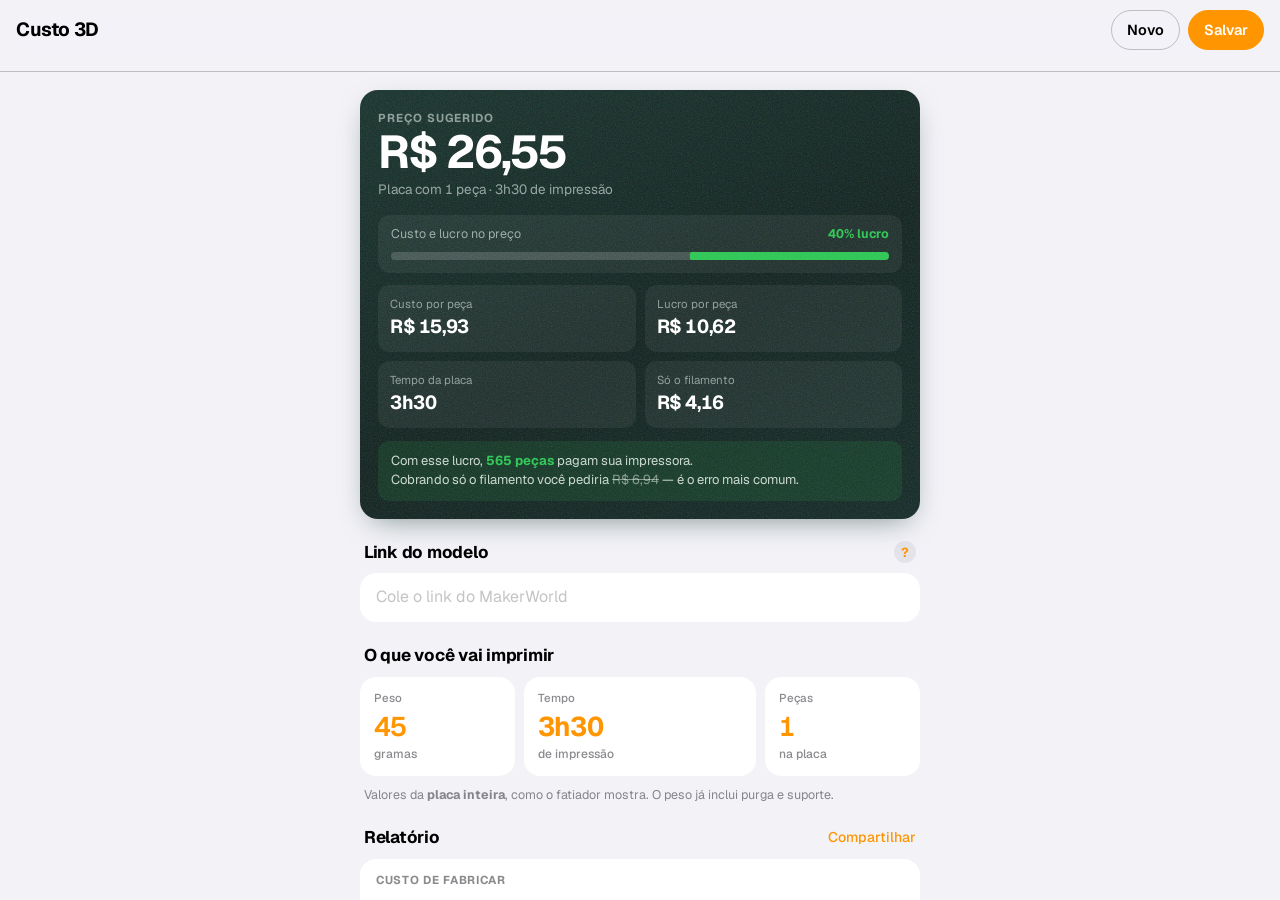
<file: index.html>
<!doctype html>
<html lang="pt-BR">
<head>
<meta charset="UTF-8">
<title>Custo de Impressão 3D</title>
<meta name="viewport" content="width=device-width, initial-scale=1, viewport-fit=cover, maximum-scale=1">
<meta name="theme-color" content="#f2f2f7" media="(prefers-color-scheme: light)">
<meta name="theme-color" content="#0b0b0d" media="(prefers-color-scheme: dark)">
<meta name="description" content="Calculadora de custo e preço de venda de peças impressas em 3D — material, energia, depreciação, seu trabalho e sua margem.">

<!-- PWA -->
<link rel="manifest" href="/manifest.webmanifest">
<link rel="icon" href="/icons/icon-192.png" type="image/png">
<link rel="apple-touch-icon" href="/icons/icon-192.png">
<meta name="apple-mobile-web-app-capable" content="yes">
<meta name="mobile-web-app-capable" content="yes">
<meta name="apple-mobile-web-app-status-bar-style" content="default">
<meta name="apple-mobile-web-app-title" content="Custo 3D">

<style>
  /* Geist, hospedada aqui mesmo: fonte do Google carregada de fora
     quebraria o offline e piscaria ao abrir. 46 KB nos dois subconjuntos. */
  @font-face {
    font-family: "Geist";
    font-style: normal;
    font-weight: 400 700;
    font-display: swap;
    src: url("/fontes/geist-latin.woff2") format("woff2");
    unicode-range: U+0000-00FF, U+0131, U+0152-0153, U+02BB-02BC, U+02C6, U+02DA,
                   U+02DC, U+0304, U+0308, U+0329, U+2000-206F, U+20AC, U+2122,
                   U+2191, U+2193, U+2212, U+2215, U+FEFF, U+FFFD;
  }

  @font-face {
    font-family: "Geist";
    font-style: normal;
    font-weight: 400 700;
    font-display: swap;
    src: url("/fontes/geist-latin-ext.woff2") format("woff2");
    unicode-range: U+0100-02BA, U+02BD-02C5, U+02C7-02CC, U+02CE-02D7, U+02DD-02FF,
                   U+0304, U+0308, U+0329, U+1D00-1DBF, U+1E00-1E9F, U+1EF2-1EFF,
                   U+2020, U+20A0-20AB, U+20AD-20C0, U+2113, U+2C60-2C7F, U+A720-A7FF;
  }

  :root {
    --bg: #f2f2f7;
    --card: #ffffff;
    --label: #000000;
    --label-2: rgba(60,60,67,0.60);
    --label-3: rgba(60,60,67,0.30);
    --sep: rgba(60,60,67,0.29);
    --accent: #ff9500;
    --verde: #34c759;
    --fill: rgba(120,120,128,0.12);
    --chrome: rgba(242,242,247,0.82);
    --c-material: #ff9500;
    --c-energia:  #34c759;
    --c-deprec:   #007aff;
    --c-manut:    #ff3b30;
    --c-trabalho: #af52de;
    --c-risco:    #8e8e93;
    --seg-pill: #ffffff;
    /* Curvas fortes: as embutidas do CSS são fracas demais para parecer
       intencionais. Nunca ease-in em UI — começa devagar justo no instante
       em que o olho está mais atento. */
    --ease-out: cubic-bezier(0.23, 1, 0.32, 1);
    --ease-in-out: cubic-bezier(0.77, 0, 0.175, 1);
    --ease-gaveta: cubic-bezier(0.32, 0.72, 0, 1);
    --safe-t: env(safe-area-inset-top, 0px);
    --safe-b: env(safe-area-inset-bottom, 0px);
    --safe-l: env(safe-area-inset-left, 0px);
    --safe-r: env(safe-area-inset-right, 0px);
  }

  @media (prefers-color-scheme: dark) {
    :root:not([data-theme="light"]) {
      --bg: #0b0b0d;
      --card: #16161a;
      --label: #ffffff;
      --label-2: rgba(235,235,245,0.60);
      --label-3: rgba(235,235,245,0.30);
      --sep: rgba(84,84,88,0.65);
      --accent: #ff9f0a;
      --verde: #30d158;
      --fill: rgba(120,120,128,0.24);
      --chrome: rgba(0,0,0,0.80);
      --c-material: #ff9f0a;
      --c-energia:  #30d158;
      --c-deprec:   #0a84ff;
      --c-manut:    #ff453a;
      --c-trabalho: #bf5af2;
      --c-risco:    #98989d;
      --seg-pill: #636366;
    }
  }

  :root[data-theme="dark"] {
    --bg: #0b0b0d; --card: #16161a; --label: #ffffff;
    --label-2: rgba(235,235,245,0.60); --label-3: rgba(235,235,245,0.30);
    --sep: rgba(84,84,88,0.65); --accent: #ff9f0a; --verde: #30d158;
    --fill: rgba(120,120,128,0.24); --chrome: rgba(0,0,0,0.80);
    --c-material: #ff9f0a; --c-energia: #30d158; --c-deprec: #0a84ff;
    --c-manut: #ff453a; --c-trabalho: #bf5af2; --c-risco: #98989d;
    --seg-pill: #636366;
  }

  * { box-sizing: border-box; -webkit-tap-highlight-color: transparent; }

  html { background: var(--bg); height: 100%; }

  body {
    margin: 0; height: 100%;
    background: var(--bg); color: var(--label);
    font-family: "Geist", -apple-system, BlinkMacSystemFont, "Segoe UI", system-ui, sans-serif;
    font-size: 17px; line-height: 1.35;
    -webkit-font-smoothing: antialiased;
    -webkit-user-select: none; user-select: none;
    display: flex; flex-direction: column;
    overflow: hidden; overscroll-behavior: none;
  }

  /* ---------- Cabeçalho ---------- */

  .hero {
    flex: none;
    padding: calc(var(--safe-t) + 10px) calc(var(--safe-r) + 16px) 13px calc(var(--safe-l) + 16px);
    background: var(--chrome);
    -webkit-backdrop-filter: saturate(180%) blur(20px);
    backdrop-filter: saturate(180%) blur(20px);
    border-bottom: 0.5px solid var(--sep);
    z-index: 10;
  }

  .nav {
    display: flex; align-items: center; gap: 8px;
    margin-bottom: 8px;
  }

  .nav-title {
    flex: 1; min-width: 0;
    font-size: 19px; font-weight: 700; letter-spacing: -0.02em;
    white-space: nowrap; overflow: hidden; text-overflow: ellipsis;
  }

  .nav-btn {
    appearance: none; border: 1px solid var(--sep); background: transparent;
    font: inherit; font-size: 14.5px; font-weight: 600; color: var(--label);
    padding: 9px 15px; min-height: 38px; border-radius: 999px;
    cursor: pointer; flex: none;
  }

  .nav-btn:last-child {
    background: var(--accent); border-color: var(--accent); color: #fff;
  }


  .hero-cap {
    display: block;
    font-size: 12px; font-weight: 600;
    letter-spacing: 0.05em; text-transform: uppercase;
    color: var(--label-2);
  }

  .hero-value {
    display: block;
    font-size: 44px; font-weight: 700; letter-spacing: -0.028em;
    font-variant-numeric: tabular-nums; line-height: 1.05;
    color: var(--verde);
    margin: 1px 0 3px;
  }

  .hero-sub {
    display: block;
    font-size: 13.5px; color: var(--label-2);
    font-variant-numeric: tabular-nums;
  }

  .hero-sub b { color: var(--label); font-weight: 600; }

  /* ---------- Rolagem ---------- */

  main {
    flex: 1; overflow-y: auto;
    -webkit-overflow-scrolling: touch; overscroll-behavior-y: contain;
    padding: 18px calc(var(--safe-r) + 16px) calc(var(--safe-b) + 32px) calc(var(--safe-l) + 16px);
  }

  .inner { max-width: 560px; margin: 0 auto; }

  .sec-head {
    display: flex; align-items: center; justify-content: space-between;
    gap: 10px; padding: 0 4px 10px;
    font-size: 17px; letter-spacing: -0.015em;
    color: var(--label); font-weight: 700;
  }

  .sec-btn {
    appearance: none; border: none; background: transparent;
    font: inherit; font-size: 14px; font-weight: 500;
    text-transform: none; letter-spacing: 0; color: var(--accent);
    padding: 13px 0 13px 16px; margin: -13px 0; min-height: 44px;
    cursor: pointer;
  }


  .group {
    background: var(--card); border-radius: 16px;
    overflow: hidden; margin-bottom: 22px;
  }

  .row {
    display: flex; align-items: center; gap: 12px;
    min-height: 50px; padding: 9px 16px;
    position: relative; cursor: text;
  }

  .row + .row::before, .row + .rowgroup::before {
    content: ""; position: absolute; top: 0; left: 16px; right: 0;
    height: 0.5px; background: var(--sep);
  }

  .row-label { flex: 1; min-width: 0; font-size: 16px; }

  .row-hint {
    display: block; font-size: 12px; color: var(--label-2);
    margin-top: 2px; line-height: 1.3;
  }

  .row-val { display: flex; align-items: baseline; gap: 4px; flex: none; }
  .row-val .pre { font-size: 15px; color: var(--label-2); }
  .row-val .unit { font-size: 14px; color: var(--label-2); }

  input[type="number"] {
    appearance: none; -webkit-appearance: none;
    border: none; background: transparent;
    font: inherit; font-size: 17px; font-weight: 600;
    font-variant-numeric: tabular-nums;
    color: var(--accent); text-align: right;
    padding: 4px 0; width: 5.2em;
    -webkit-user-select: text; user-select: text;
    border-radius: 6px;
  }

  input[type="number"]::-webkit-outer-spin-button,
  input[type="number"]::-webkit-inner-spin-button { -webkit-appearance: none; margin: 0; }
  input[type="number"]:focus { outline: none; background: var(--fill); }
  input.narrow { width: 3.4em; }
  input.wide { width: 6.4em; }


  /* ---------- Quadros ---------- */

  .boxes {
    display: grid; grid-template-columns: 1fr 1.5fr 1fr;
    gap: 9px; margin-bottom: 10px;
  }

  .boxes.b1 { grid-template-columns: 1fr; }
  .boxes.b2 { grid-template-columns: 1fr 1fr; }
  .boxes.b3 { grid-template-columns: 1fr 1fr 1fr; }
  .boxes.fim { margin-bottom: 22px; }

  /* valores longos, tipo 0,92214 */
  .box.sm input[type="number"] { font-size: 20px; }

  .box-nota {
    display: block; font-size: 11.5px; color: var(--label-2);
    margin-top: 3px; line-height: 1.3;
  }

  .box {
    background: var(--card); border-radius: 16px;
    padding: 12px 13px 13px; text-align: left;
    border: 1.5px solid transparent; cursor: text;
    transition: border-color 0.15s ease;
    /* sem isto o quadro do tempo empurra os vizinhos e corta os números */
    min-width: 0;
  }

  .box:focus-within { border-color: var(--accent); }

  .box-label {
    display: block; font-size: 11.5px; font-weight: 500;
    letter-spacing: 0; color: var(--label-2);
  }

  /* Laranja = você pode mexer. Vale para todo campo editável do app,
     inclusive o tempo, que é botão. */
  .box input[type="number"] {
    display: block; width: 100%; min-width: 0; text-align: left;
    font-size: 27px; font-weight: 600; letter-spacing: -0.025em;
    color: var(--accent); padding: 3px 0 1px;
  }

  .box input[type="number"]:focus { background: transparent; }
  .box-unit { display: block; font-size: 12px; color: var(--label-2); font-weight: 500; }

  /* Quadro do tempo: abre a roleta */
  button.box-tempo {
    appearance: none; font: inherit; color: var(--label);
    cursor: pointer; display: block; width: 100%;
  }

  button.box-tempo:active { background: var(--fill); }

  .box-valor {
    display: block; font-size: 27px; font-weight: 700; text-align: left;
    letter-spacing: -0.025em; font-variant-numeric: tabular-nums;
    color: var(--accent); padding: 3px 0 1px;
  }

  /* ---------- Roleta ---------- */

  .wheels {
    position: relative; display: flex;
    height: 200px; margin: 4px 0 2px;
    overflow: hidden;
  }

  .wheel-band {
    position: absolute; left: 6px; right: 6px; top: 80px; height: 40px;
    background: var(--fill); border-radius: 10px; pointer-events: none;
  }

  .wheel {
    flex: 1; height: 100%; overflow-y: scroll;
    scroll-snap-type: y mandatory;
    -webkit-overflow-scrolling: touch;
    scrollbar-width: none; -ms-overflow-style: none;
    padding: 80px 0; text-align: center;
    -webkit-mask-image: linear-gradient(to bottom, transparent, #000 22%, #000 78%, transparent);
    mask-image: linear-gradient(to bottom, transparent, #000 22%, #000 78%, transparent);
  }

  .wheel::-webkit-scrollbar { display: none; }

  .wheel i {
    display: block; height: 40px; line-height: 40px;
    scroll-snap-align: center; font-style: normal;
    font-size: 21px; font-weight: 500;
    font-variant-numeric: tabular-nums;
    color: var(--label-2); cursor: pointer;
    transition: color 150ms ease, transform 150ms var(--ease-out);
  }

  /* scale em vez de font-size: são 160 itens dentro de um contêiner que
     rola, e mudar font-size refaz layout no meio do giro. */
  .wheel i.sel { color: var(--label); font-weight: 600; transform: scale(1.19); }

  .wheel-labels {
    display: flex; margin-bottom: 14px;
    font-size: 12px; font-weight: 600; color: var(--label-2);
    text-transform: uppercase; letter-spacing: 0.05em;
  }

  .wheel-labels span { flex: 1; text-align: center; }

  .wheel-total {
    text-align: center; font-size: 13.5px; color: var(--label-2);
    margin: 0 0 14px; font-variant-numeric: tabular-nums;
  }

  .boxes-hint {
    padding: 0 4px; margin: 0 0 22px;
    font-size: 12.5px; color: var(--label-2); line-height: 1.45;
  }

  /* ---------- Seletor segmentado ---------- */

  .seg {
    display: flex; background: var(--fill);
    border-radius: 10px; padding: 2px; margin-bottom: 22px;
  }

  .seg button {
    flex: 1; appearance: none; border: none; background: transparent;
    color: var(--label); font: inherit; font-size: 14px; font-weight: 500;
    font-variant-numeric: tabular-nums;
    padding: 9px 4px; min-height: 40px; border-radius: 8px; cursor: pointer;
    transition: background 0.18s ease;
  }

  .seg button[aria-pressed="true"] {
    background: var(--seg-pill); font-weight: 600;
    box-shadow: 0 3px 8px rgba(0,0,0,0.12), 0 1px 1px rgba(0,0,0,0.04);
  }

  .seg button:active { opacity: 0.55; }

  /* ---------- Engrenagem horizontal ---------- */

  .dial {
    position: relative; background: var(--card);
    border-radius: 16px; padding: 11px 0 9px;
    margin-bottom: 22px; overflow: hidden;
  }

  .dial-cursor {
    position: absolute; left: 50%; top: 9px; bottom: 9px;
    width: 2px; margin-left: -1px; z-index: 2;
    background: var(--accent); border-radius: 2px; pointer-events: none;
  }

  .dial-scroll {
    display: flex; overflow-x: scroll;
    scroll-snap-type: x mandatory;
    -webkit-overflow-scrolling: touch;
    scrollbar-width: none; -ms-overflow-style: none;
    -webkit-mask-image: linear-gradient(to right, transparent, #000 14%, #000 86%, transparent);
    mask-image: linear-gradient(to right, transparent, #000 14%, #000 86%, transparent);
  }

  .dial-scroll::-webkit-scrollbar { display: none; }

  .dial-scroll .esp { flex: none; }

  .dial-scroll i {
    flex: none; width: 34px; scroll-snap-align: center;
    display: flex; flex-direction: column; align-items: center;
    gap: 6px; font-style: normal; cursor: pointer;
  }

  /* A cor de cada marca vem do valor dela (vermelho = margem magra,
     verde = folgada) e é aplicada por JS. Aqui ficam só as formas. */
  /* Aqui a altura muda mesmo, sem transform: é uma marca por vez, e o
     custo de layout de um elemento de 2px não paga a complexidade. A
     roleta do tempo é outro caso — lá são 160 itens rolando juntos. */
  .dial-scroll .t {
    width: 2px; height: 13px; border-radius: 1px;
    background: var(--label-3); opacity: 0.55;
    transition: opacity 140ms ease;
  }

  .dial-scroll .maior .t { height: 21px; opacity: 0.85; }
  .dial-scroll .sel .t { height: 23px; width: 3px; opacity: 1; }

  .dial-scroll .n {
    font-size: 11px; height: 13px; line-height: 13px;
    color: var(--label-2); font-variant-numeric: tabular-nums;
  }

  .dial-scroll .sel .n { font-weight: 700; }

  /* ---------- Botão de ajuda ---------- */

  .sec-help {
    appearance: none; border: none; background: var(--fill);
    color: var(--accent); font: inherit; font-size: 13px; font-weight: 700;
    width: 22px; height: 22px; border-radius: 50%; padding: 0;
    cursor: pointer; flex: none; line-height: 1;
    display: flex; align-items: center; justify-content: center;
    /* área de toque de 44px sem inchar o círculo */
    position: relative;
  }

  .sec-help::after {
    content: ""; position: absolute;
    top: -11px; bottom: -11px; left: -11px; right: -11px;
  }


  .ajuda-texto { font-size: 15px; line-height: 1.55; color: var(--label); }
  .ajuda-texto p { margin: 0 0 14px; }
  .ajuda-texto p:last-child { margin-bottom: 0; }
  .ajuda-texto b { font-weight: 600; }
  .ajuda-texto .fraco { color: var(--label-2); }

  /* ---------- Relatório ---------- */

  .rel { background: var(--card); border-radius: 16px; overflow: hidden; margin-bottom: 10px; }

  .rel-bloco { padding: 13px 16px 12px; position: relative; }
  .rel-bloco + .rel-bloco::before {
    content: ""; position: absolute; top: 0; left: 0; right: 0;
    height: 0.5px; background: var(--sep);
  }

  .rel-tit {
    font-size: 11.5px; font-weight: 700; text-transform: uppercase;
    letter-spacing: 0.06em; color: var(--label-2); margin-bottom: 9px;
  }

  .rel-l {
    display: flex; align-items: baseline; gap: 9px;
    padding: 4px 0; font-size: 15px;
  }

  .rel-l .dot { width: 9px; height: 9px; border-radius: 3px; flex: none; align-self: center; }
  .rel-l .nm { flex: 1; min-width: 0; }
  .rel-l .nm small { display: block; font-size: 11.5px; color: var(--label-2); margin-top: 1px; }
  .rel-l .pc { font-size: 12.5px; color: var(--label-2); font-variant-numeric: tabular-nums; }
  .rel-l .vl { font-variant-numeric: tabular-nums; min-width: 5.6em; text-align: right; }

  .rel-soma {
    display: flex; align-items: baseline; gap: 9px;
    margin-top: 7px; padding-top: 9px;
    border-top: 1px solid var(--sep);
    font-size: 15.5px; font-weight: 600;
  }

  .rel-soma .nm { flex: 1; }
  .rel-soma .vl { font-variant-numeric: tabular-nums; min-width: 5.6em; text-align: right; }

  .rel-final {
    background: var(--fill);
    padding: 13px 16px 14px;
    position: relative;
  }

  .rel-final::before {
    content: ""; position: absolute; top: 0; left: 0; right: 0;
    height: 1px; background: var(--sep);
  }

  .rel-final .cap {
    display: block; font-size: 11.5px; font-weight: 700;
    text-transform: uppercase; letter-spacing: 0.06em; color: var(--label-2);
  }

  .rel-final .big {
    display: block; font-size: 30px; font-weight: 700;
    letter-spacing: -0.025em; font-variant-numeric: tabular-nums;
    color: var(--label); margin: 1px 0 3px;
  }

  .rel-final .nota {
    display: block; font-size: 13px; color: var(--label-2);
    font-variant-numeric: tabular-nums;
  }

  .rel-final .nota b { color: var(--verde); font-weight: 600; }

  .rel-alerta {
    background: color-mix(in srgb, var(--c-manut) 14%, transparent);
    color: var(--c-manut);
    padding: 12px 16px; font-size: 13.5px; font-weight: 500;
    position: relative;
  }

  .rel-alerta::before {
    content: ""; position: absolute; top: 0; left: 0; right: 0;
    height: 1px; background: color-mix(in srgb, var(--c-manut) 30%, transparent);
  }

  .rel-rodape {
    padding: 0 4px; margin: 0 0 22px;
    font-size: 12.5px; color: var(--label-2); line-height: 1.45;
  }


  /* ---------- Painel de resultado ---------- */

  /* O painel é o visor do app: escuro nos dois temas, de propósito.
     O ruído tira a chapadura de vetor puro; a sombra é tingida de verde
     em vez de preto genérico. */
  .painel {
    position: relative; isolation: isolate;
    background: linear-gradient(155deg, #14302a 0%, #0d1f1b 55%, #102723 100%);
    border-radius: 18px; padding: 20px 18px 18px;
    margin-bottom: 22px; color: #fff;
    box-shadow: 0 10px 30px -12px rgba(6, 40, 30, 0.55);
  }

  .painel::before {
    content: ""; position: absolute; inset: 0; z-index: -1;
    border-radius: inherit; opacity: 0.5; pointer-events: none;
    background-image: url("data:image/svg+xml,%3Csvg xmlns='http://www.w3.org/2000/svg' width='120' height='120'%3E%3Cfilter id='r'%3E%3CfeTurbulence type='fractalNoise' baseFrequency='0.8' numOctaves='3'/%3E%3C/filter%3E%3Crect width='120' height='120' filter='url(%23r)' opacity='0.35'/%3E%3C/svg%3E");
  }

  .painel-cap {
    display: block; font-size: 11.5px; font-weight: 700;
    letter-spacing: 0.09em; text-transform: uppercase;
    color: rgba(235,245,240,0.55);
  }

  .painel-valor {
    display: block; font-size: 46px; font-weight: 700;
    letter-spacing: -0.035em; line-height: 1.03;
    font-variant-numeric: tabular-nums; color: #fff; margin: 4px 0 4px;
  }

  .painel-sub { display: block; font-size: 13.5px; color: rgba(235,245,240,0.6); font-variant-numeric: tabular-nums; }
  .painel-sub b { color: #fff; font-weight: 600; }

  .bl {
    background: rgba(255,255,255,0.06); border-radius: 12px;
    padding: 11px 13px 13px; margin: 16px 0 12px;
  }

  .bl-topo {
    display: flex; justify-content: space-between; align-items: baseline;
    font-size: 12.5px; color: rgba(235,245,240,0.6); margin-bottom: 9px;
  }

  .bl-topo span:last-child { color: #34c759; font-weight: 700; font-variant-numeric: tabular-nums; }

  .bl-trilho {
    display: block; height: 8px; border-radius: 5px;
    background: rgba(255,255,255,0.16); overflow: hidden;
  }

  /* scaleX em vez de width: width passa por layout e paint a cada tecla
     digitada; transform vai direto para a GPU. */
  .bl-lucro {
    display: block; height: 100%; width: 100%; border-radius: 5px;
    background: #34c759; transform-origin: right center;
    transition: transform 180ms var(--ease-out);
  }

  .cartoes { display: grid; grid-template-columns: 1fr 1fr; gap: 9px; }

  .cartao {
    background: rgba(255,255,255,0.06); border-radius: 12px;
    padding: 11px 12px 12px; min-width: 0;
  }

  .cartao .k { display: block; font-size: 11.5px; color: rgba(235,245,240,0.55); }
  .cartao .v {
    display: block; font-size: 19px; font-weight: 700; margin-top: 3px;
    font-variant-numeric: tabular-nums; letter-spacing: -0.02em;
    white-space: nowrap; overflow: hidden; text-overflow: ellipsis;
  }

  .painel-nota {
    margin: 13px 0 0; padding: 11px 13px;
    background: rgba(52,199,89,0.12); border-radius: 11px;
    font-size: 13px; line-height: 1.45; color: rgba(235,245,240,0.85);
  }

  .painel-nota b { color: #34c759; font-weight: 700; }
  .painel-nota s { color: rgba(235,245,240,0.5); }


  /* ---------- Link do modelo ---------- */

  .linkbox { padding: 13px 16px 14px; }

  .linkbox input[type="url"] {
    display: block; width: 100%; appearance: none;
    border: none; background: transparent;
    font: inherit; font-size: 16px; color: var(--accent);
    padding: 0; -webkit-user-select: text; user-select: text;
  }

  .linkbox input::placeholder { color: var(--label-3); }
  .linkbox input:focus { outline: none; }

  .link-achado {
    margin: 9px 0 0; padding-top: 10px;
    border-top: 1px solid var(--sep);
    font-size: 15px; font-weight: 600; color: var(--label);
  }

  .link-achado[hidden] { display: none; }
  .link-achado small { display: block; font-size: 12px; font-weight: 400; color: var(--label-2); margin-top: 2px; }
  .link-achado.vazio { color: var(--label-2); font-weight: 400; font-size: 13.5px; }

  /* ---------- Barras no detalhamento ---------- */

  .rel-l .barra {
    display: block; height: 4px; border-radius: 3px;
    background: var(--fill); overflow: hidden; margin-top: 5px;
  }

  .rel-l .barra span { display: block; height: 100%; border-radius: 3px; }

  /* ---------- Recolhíveis ---------- */

  .disclosure {
    display: flex; align-items: center; gap: 12px; width: 100%;
    appearance: none; border: none; background: transparent;
    font: inherit; color: var(--accent); text-align: left; cursor: pointer;
  }

  .disclosure:active { background: var(--fill); }

  .disclosure .chev {
    flex: none; font-size: 19px; line-height: 1; color: var(--label-3);
    transform: rotate(90deg);
    transition: transform 220ms var(--ease-gaveta);
  }

  .disclosure[aria-expanded="true"] .chev { transform: rotate(-90deg); }


  .explica {
    padding: 12px 16px 14px; font-size: 12.5px; color: var(--label-2);
    line-height: 1.5; position: relative;
  }

  .explica::before {
    content: ""; position: absolute; top: 0; left: 16px; right: 0;
    height: 0.5px; background: var(--sep);
  }

  .explica b { color: var(--label); font-weight: 600; }

  /* ---------- Salvos e conta ---------- */

  .saved {
    display: flex; align-items: center; gap: 11px;
    min-height: 58px; padding: 10px 16px; position: relative; width: 100%;
    appearance: none; border: none; background: transparent;
    font: inherit; text-align: left; color: var(--label); cursor: pointer;
  }

  .saved-item + .saved-item::before {
    content: ""; position: absolute; top: 0; left: 16px; right: 0;
    height: 0.5px; background: var(--sep);
  }

  .saved-item { position: relative; display: flex; align-items: stretch; }
  .saved-item .saved { flex: 1; min-width: 0; }
  .saved-body { flex: 1; min-width: 0; }

  .saved-name {
    display: block;
    font-size: 16px; font-weight: 500;
    white-space: nowrap; overflow: hidden; text-overflow: ellipsis;
  }

  .saved-meta {
    display: block;
    font-size: 12.5px; color: var(--label-2); margin-top: 2px;
    font-variant-numeric: tabular-nums;
    white-space: nowrap; overflow: hidden; text-overflow: ellipsis;
  }

  .saved-cost { flex: none; font-size: 16px; font-weight: 600; font-variant-numeric: tabular-nums; color: var(--verde); }

  .saved-link {
    flex: none; display: flex; align-items: center;
    padding: 0 16px 0 4px; font-size: 17px; color: var(--accent); text-decoration: none;
  }

  .del {
    flex: none; appearance: none; border: none;
    background: var(--c-manut); color: #fff;
    font: inherit; font-size: 15px; font-weight: 500;
    padding: 0 18px; cursor: pointer;
  }

  .empty { padding: 18px 16px; font-size: 14px; color: var(--label-2); text-align: center; line-height: 1.45; }

  .conta-row {
    display: flex; align-items: center; gap: 11px;
    min-height: 50px; padding: 10px 16px; position: relative; width: 100%;
    appearance: none; border: none; background: transparent;
    font: inherit; text-align: left; color: var(--label);
  }

  .conta-row + .conta-row::before {
    content: ""; position: absolute; top: 0; left: 16px; right: 0;
    height: 0.5px; background: var(--sep);
  }

  button.conta-row { cursor: pointer; }
  button.conta-row:active { background: var(--fill); }
  .conta-row .body { flex: 1; min-width: 0; }
  .conta-row .mail { display: block; font-size: 16px; white-space: nowrap; overflow: hidden; text-overflow: ellipsis; }
  .conta-row .estado { display: block; font-size: 12.5px; color: var(--label-2); margin-top: 2px; }
  .conta-row .estado.ruim { color: var(--c-manut); }
  .conta-row .chev { color: var(--label-3); font-size: 19px; flex: none; }
  .conta-row.sair { color: var(--c-manut); justify-content: center; }

  .note {
    display: flex; gap: 10px; padding: 13px 16px;
    font-size: 13.5px; color: var(--label-2); line-height: 1.45;
  }

  .note b { color: var(--label); font-weight: 600; }

  .btn-row {
    display: flex; align-items: center; justify-content: center;
    min-height: 50px; padding: 9px 16px; width: 100%;
    appearance: none; border: none; background: var(--card);
    color: var(--c-manut); font: inherit; font-size: 16px; cursor: pointer;
  }

  .btn-row:active { background: var(--fill); }

  footer { text-align: center; font-size: 12px; color: var(--label-3); padding: 4px 0 0; }

  /* ---------- Folhas ---------- */

  .sheet-wrap { position: fixed; inset: 0; z-index: 100; display: flex; align-items: flex-end; justify-content: center; }
  .sheet-wrap[hidden] { display: none; }
  .backdrop { position: absolute; inset: 0; background: rgba(0,0,0,0.42); animation: fade 0.22s ease; }

  .sheet {
    position: relative; width: 100%; max-width: 560px;
    background: var(--bg); border-radius: 20px 20px 0 0;
    padding: 8px calc(var(--safe-r) + 16px) calc(var(--safe-b) + 18px) calc(var(--safe-l) + 16px);
    animation: rise 300ms var(--ease-gaveta);
    max-height: 92%; overflow-y: auto;
  }

  .sheet.alta { max-height: 94%; }
  .sheet.alta .sec-head:first-of-type { padding-top: 4px; }

  @keyframes fade { from { opacity: 0; } }
  @keyframes rise { from { transform: translateY(100%); } }

  .grabber { width: 36px; height: 5px; border-radius: 3px; background: var(--label-3); margin: 0 auto 12px; }
  .sheet h2 { font-size: 17px; font-weight: 600; margin: 0 0 14px; text-align: center; }
  .sheet .group { margin-bottom: 16px; }

  .sheet input[type="text"], .sheet input[type="url"],
  .sheet input[type="email"], .sheet input[type="password"] {
    flex: 1; min-width: 0; appearance: none; border: none; background: transparent;
    font: inherit; font-size: 16px; color: var(--accent); text-align: right;
    padding: 4px 0; -webkit-user-select: text; user-select: text;
  }

  .sheet input::placeholder { color: var(--label-3); }
  .sheet input:focus { outline: none; }

  .sheet-hint { font-size: 12.5px; color: var(--label-2); text-align: center; margin: 0 0 14px; line-height: 1.4; }
  .sheet-hint.erro { color: var(--c-manut); font-weight: 500; }
  .sheet-actions { display: flex; gap: 10px; }

  .btn {
    flex: 1; appearance: none; border: none; border-radius: 14px;
    font: inherit; font-size: 17px; font-weight: 600; padding: 14px 12px; cursor: pointer;
  }

  .btn-main { background: var(--accent); color: #fff; }
  .btn-alt { background: var(--fill); color: var(--label); font-weight: 500; }

  .link-btn {
    display: block; width: 100%; appearance: none; border: none; background: transparent;
    font: inherit; font-size: 15px; color: var(--accent);
    padding: 15px 12px 6px; min-height: 44px; cursor: pointer;
  }


  /* ---------- Aviso de versão ---------- */

  .atualizar {
    position: fixed; left: 12px; right: 12px;
    bottom: calc(var(--safe-b) + 12px); z-index: 90;
    display: flex; align-items: center; gap: 12px;
    background: var(--label); color: var(--bg);
    border-radius: 13px; padding: 12px 14px;
    box-shadow: 0 8px 28px rgba(0,0,0,0.28);
    animation: rise 300ms var(--ease-gaveta);
    max-width: 560px; margin: 0 auto;
  }

  .atualizar[hidden] { display: none; }
  .atualizar span { flex: 1; font-size: 14.5px; }

  .atualizar button {
    appearance: none; border: none; border-radius: 9px;
    background: var(--accent); color: #fff;
    font: inherit; font-size: 14.5px; font-weight: 600;
    padding: 9px 15px; min-height: 40px; cursor: pointer;
  }


  /* ---------- Resposta ao toque ----------
     Botão que não reage ao dedo parece que a interface não ouviu. Escala
     sutil só em botões compactos: linha de lista larga encolhendo fica
     estranha, e ali o realce de fundo já é a convenção do iOS. */

  .nav-btn, .btn, .sec-help, .atualizar button, .del {
    transition: transform 140ms var(--ease-out), opacity 140ms ease,
                background 140ms ease, border-color 140ms ease;
  }

  .nav-btn:active, .btn:active, .sec-help:active,
  .atualizar button:active, .del:active { transform: scale(0.96); }

  .sec-btn, .link-btn { transition: transform 140ms var(--ease-out), opacity 140ms ease; }
  .sec-btn:active, .link-btn:active { transform: scale(0.94); }

  /* Quadros e linhas: realce, sem encolher */
  .box, .saved, .conta-row, .disclosure, .btn-row, button.box-tempo {
    transition: background 140ms ease, border-color 150ms ease;
  }

  /* Teclado precisa enxergar onde está. Só no :focus-visible, para não
     aparecer anel a cada toque de dedo. */
  :focus-visible {
    outline: 2px solid var(--accent);
    outline-offset: 2px;
    border-radius: 6px;
  }

  .box:focus-within { outline: none; }

  @media (max-width: 360px) {
    .painel-valor { font-size: 38px; }
    .cartao .v { font-size: 17px; }
    .hero-value { font-size: 38px; }
    .nav-title { font-size: 17px; }
    .boxes { gap: 7px; }
    .box input[type="number"] { font-size: 22px; }
    .box-tempo .dupla .u { font-size: 11px; margin: 0 2px 0 0; }
    .box-label { font-size: 10px; }
    .box-unit { font-size: 11px; }
    .rel-l, .rel-soma { font-size: 14px; }
    .rel-l .vl, .rel-soma .vl { min-width: 5em; }
  }

  @media (prefers-reduced-motion: reduce) {
    .nav-btn:active, .btn:active, .sec-help:active, .sec-btn:active,
    .link-btn:active, .atualizar button:active, .del:active {
      transform: none; opacity: 0.6;
    }
    .wheel i.sel { transform: none; }
    .bl-lucro { transition: none; }
    .backdrop, .sheet, .atualizar { animation: none; }
    .chev { transition: none; }
  }
</style>
</head>
<body>

<header class="hero">
  <div class="nav">
    <span class="nav-title" id="navTitle">Custo 3D</span>
    <button type="button" class="nav-btn" id="btnNovo">Novo</button>
    <button type="button" class="nav-btn" id="btnSalvar">Salvar</button>
  </div>
</header>

<main>
<div class="inner">

  <div class="painel">
    <span class="painel-cap">Preço sugerido</span>
    <span class="painel-valor" id="heroValue">R$ 0,00</span>
    <span class="painel-sub" id="heroSub">&nbsp;</span>

    <div class="bl">
      <div class="bl-topo"><span>Custo e lucro no preço</span><span id="blPct">—</span></div>
      <div class="bl-trilho"><span class="bl-lucro" id="blLucro"></span></div>
    </div>

    <div class="cartoes">
      <div class="cartao"><span class="k">Custo por peça</span><span class="v" id="cCusto">—</span></div>
      <div class="cartao"><span class="k">Lucro por peça</span><span class="v" id="cLucro">—</span></div>
      <div class="cartao"><span class="k">Tempo da placa</span><span class="v" id="cTempo">—</span></div>
      <div class="cartao"><span class="k">Só o filamento</span><span class="v" id="cFilamento">—</span></div>
    </div>

    <p class="painel-nota" id="painelNota"></p>
  </div>

  <div class="sec-head">
    <span>Link do modelo</span>
    <button type="button" class="sec-help" data-ajuda="link" aria-label="De onde vem o nome">?</button>
  </div>
  <div class="group">
    <div class="linkbox">
      <input type="url" id="linkModelo" placeholder="Cole o link do MakerWorld"
             autocomplete="off" autocapitalize="off" spellcheck="false" enterkeyhint="done">
      <p class="link-achado" id="linkNome" hidden></p>
    </div>
  </div>

  <div class="sec-head"><span>O que você vai imprimir</span></div>
  <div class="boxes">
    <label class="box">
      <span class="box-label">Peso</span>
      <input type="number" id="peso" value="45" min="0" step="1" inputmode="decimal">
      <span class="box-unit">gramas</span>
    </label>
    <button type="button" class="box box-tempo" id="btnTempo">
      <span class="box-label">Tempo</span>
      <span class="box-valor" id="tempoTexto">3h30</span>
      <span class="box-unit">de impressão</span>
      <input type="hidden" id="tempoH" value="3">
      <input type="hidden" id="tempoM" value="30">
    </button>
    <label class="box">
      <span class="box-label">Peças</span>
      <input type="number" id="qtd" value="1" min="1" step="1" inputmode="numeric">
      <span class="box-unit">na placa</span>
    </label>
  </div>
  <p class="boxes-hint">Valores da <b>placa inteira</b>, como o fatiador mostra. O peso já inclui purga e suporte.</p>

  <!-- ============ RELATÓRIO ============ -->
  <div class="sec-head">
    <span>Relatório</span>
    <button type="button" class="sec-btn" id="btnCompartilhar">Compartilhar</button>
  </div>
  <div class="rel" id="relatorio"></div>
  <p class="rel-rodape" id="relRodape"></p>


  <div class="sec-head">
    <span>Desconto pro cliente</span>
    <button type="button" class="sec-help" data-ajuda="desconto" aria-label="Como o desconto afeta seu lucro">?</button>
  </div>
  <div class="boxes b1">
    <label class="box">
      <span class="box-label">Desconto</span>
      <input type="number" id="desconto" value="0" min="0" max="90" step="1" inputmode="decimal">
      <span class="box-unit">% sobre o preço final</span>
    </label>
  </div>
  <div class="dial" id="dialDesconto">
    <div class="dial-cursor"></div>
    <div class="dial-scroll" role="slider" aria-label="Desconto"
         aria-valuemin="0" aria-valuemax="50" tabindex="0"></div>
  </div>

  <div class="group">
    <button type="button" class="row disclosure" id="abrirAjustes" aria-expanded="false">
      <span class="row-label">Ajustes
        <span class="row-hint">Filamento, máquina, seu trabalho, margem e taxa</span></span>
      <span class="chev">›</span>
    </button>
  </div>

  <!-- ============ SALVOS ============ -->
  <div class="sec-head">
    <span>Salvos</span>
    <button type="button" class="sec-btn" id="btnEditar" hidden>Editar</button>
  </div>
  <div class="group" id="listaSalvos"></div>


  <footer>Custo 3D · valores em BRL</footer>

</div>
</main>

<div class="atualizar" id="aviso" hidden>
  <span>Nova versão disponível</span>
  <button type="button" id="avisoBtn">Atualizar</button>
</div>


<!-- ============ FOLHA: AJUSTES ============ -->
<div class="sheet-wrap" id="sheetAjustes" hidden>
  <div class="backdrop" id="ajustesBackdrop"></div>
  <div class="sheet alta" role="dialog" aria-modal="true" aria-labelledby="ajustesTitulo">
    <div class="grabber"></div>
    <h2 id="ajustesTitulo">Ajustes</h2>
  <!-- ============ AJUSTES DE CUSTO ============ -->
  <div class="sec-head">
    <span>Quanto custa produzir</span>
    <button type="button" class="sec-help" data-ajuda="custo" aria-label="O que entra no custo">?</button>
  </div>
  <div class="group">
    <button type="button" class="row disclosure" id="custoToggle" aria-expanded="false">
      <span class="row-label">Ajustes de custo
        <span class="row-hint" id="custoResumo">Filamento, energia, máquina</span></span>
      <span class="chev">›</span>
    </button>
  </div>

  <div id="ajustes" hidden>

  <div class="sec-head"><span>Material e energia</span></div>
  <div class="boxes b3">
    <label class="box">
      <span class="box-label">Filamento</span>
      <input type="number" id="precoKg" value="92.5" min="0" step="0.5" inputmode="decimal">
      <span class="box-unit">R$ / kg</span>
    </label>
    <label class="box sm">
      <span class="box-label">Tarifa</span>
      <input type="number" id="tarifa" value="0.92214" min="0" step="0.001" inputmode="decimal">
      <span class="box-unit">R$ / kWh</span>
    </label>
    <label class="box">
      <span class="box-label">Potência</span>
      <input type="number" id="potencia" value="130" min="0" step="5" inputmode="decimal">
      <span class="box-unit">watts</span>
    </label>
  </div>
  <p class="boxes-hint">A potência é a média imprimindo, já contando o AMS se você usa.</p>

  <div class="sec-head"><span>Máquina</span></div>
  <div class="boxes b2">
    <label class="box">
      <span class="box-label">Depreciação</span>
      <input type="number" id="deprecHora" value="1.20" min="0" step="0.01" inputmode="decimal">
      <span class="box-unit">R$ / hora</span>
    </label>
    <label class="box">
      <span class="box-label">Manutenção</span>
      <input type="number" id="manutHora" value="0.20" min="0" step="0.01" inputmode="decimal">
      <span class="box-unit">R$ / hora</span>
    </label>
  </div>

  <div class="group">
    <button type="button" class="row disclosure" id="deprecToggle" aria-expanded="false">
      <span class="row-label">Calcular a depreciação pelo valor da impressora</span>
      <span class="chev">›</span>
    </button>
  </div>

  <div id="deprecCfg" hidden>
    <div class="boxes b2">
      <label class="box">
        <span class="box-label">Valor pago</span>
        <input type="number" id="valorImpressora" value="6000" min="0" step="50" inputmode="decimal">
        <span class="box-unit">R$ na impressora</span>
      </label>
      <label class="box">
        <span class="box-label">Vida útil</span>
        <input type="number" id="vidaUtil" value="5000" min="1" step="100" inputmode="decimal">
        <span class="box-unit">horas no total</span>
      </label>
    </div>
    <p class="boxes-hint" id="deprecCalc"></p>
  </div>

  </div><!-- /#ajustes -->

  <!-- ============ AJUSTES DE PREÇO ============ -->
  <div class="sec-head">
    <span>Seu trabalho</span>
    <button type="button" class="sec-help" data-ajuda="trabalho" aria-label="O que entra em seu trabalho">?</button>
  </div>
  <div class="boxes b2">
    <label class="box">
      <span class="box-label">Acabamento</span>
      <input type="number" id="acabamento" value="10" min="0" step="1" inputmode="decimal">
      <span class="box-unit">min / peça</span>
    </label>
    <label class="box">
      <span class="box-label">Sua hora</span>
      <input type="number" id="valorHora" value="30" min="0" step="1" inputmode="decimal">
      <span class="box-unit">R$ / hora</span>
    </label>
  </div>
  <p class="boxes-hint">Acabamento é o tempo por peça pra tirar suporte, lixar e montar.</p>

  <div class="sec-head">
    <span>Quanto você quer ganhar</span>
    <button type="button" class="sec-help" data-ajuda="ganho" aria-label="Entenda margem e multiplicador">?</button>
  </div>
  <div class="boxes b3">
    <label class="box">
      <span class="box-label">Falhas</span>
      <input type="number" id="falhas" value="10" min="0" max="90" step="1" inputmode="decimal">
      <span class="box-unit">% de reserva</span>
    </label>
    <label class="box">
      <span class="box-label">Margem</span>
      <input type="number" id="margem" value="40" min="0" max="95" step="1" inputmode="decimal">
      <span class="box-unit">% de lucro</span>
    </label>
    <label class="box">
      <span class="box-label">Ou então</span>
      <input type="number" id="multiplicador" value="2.8" min="1" step="0.1" inputmode="decimal">
      <span class="box-unit">× o custo</span>
    </label>
  </div>

  <div class="dial" id="dialMargem">
    <div class="dial-cursor"></div>
    <div class="dial-scroll" role="slider" aria-label="Margem de lucro"
         aria-valuemin="0" aria-valuemax="90" tabindex="0"></div>
  </div>

  <div class="sec-head">
    <span>Onde você vende</span>
    <button type="button" class="sec-help" data-ajuda="taxa" aria-label="Como a taxa entra no preço">?</button>
  </div>
  <div class="boxes b1 fim">
    <label class="box">
      <span class="box-label">Taxa da plataforma</span>
      <input type="number" id="taxaVenda" value="0" min="0" max="90" step="1" inputmode="decimal">
      <span class="box-unit">% — deixe 0 se vende direto</span>
      <span class="box-nota">Shopee, Mercado Livre, maquininha</span>
    </label>
  </div>
  <!-- ============ CONTA ============ -->
  <div class="sec-head">
    <span>Conta</span>
    <button type="button" class="sec-btn" id="btnSync" hidden>Sincronizar</button>
  </div>
  <div class="group" id="blocoConta"></div>

  <div class="group">
    <button type="button" class="btn-row" id="reset">Restaurar valores padrão</button>
  </div>
    <div class="sheet-actions" style="margin-top:6px">
      <button type="button" class="btn btn-main" id="ajustesPronto">Pronto</button>
    </div>
  </div>
</div>

<!-- ============ FOLHA: AJUDA ============ -->
<div class="sheet-wrap" id="sheetAjuda" hidden>
  <div class="backdrop" id="ajudaBackdrop"></div>
  <div class="sheet" role="dialog" aria-modal="true" aria-labelledby="ajudaTitulo">
    <div class="grabber"></div>
    <h2 id="ajudaTitulo"></h2>
    <div class="ajuda-texto" id="ajudaTexto"></div>
    <div class="sheet-actions" style="margin-top:18px">
      <button type="button" class="btn btn-main" id="ajudaOk">Entendi</button>
    </div>
  </div>
</div>

<!-- ============ FOLHA: TEMPO ============ -->
<div class="sheet-wrap" id="sheetTempo" hidden>
  <div class="backdrop" id="tempoBackdrop"></div>
  <div class="sheet" role="dialog" aria-modal="true" aria-labelledby="tempoTitulo">
    <div class="grabber"></div>
    <h2 id="tempoTitulo">Tempo de impressão</h2>
    <div class="wheels">
      <div class="wheel-band"></div>
      <div class="wheel" id="wheelH" role="listbox" aria-label="Horas" tabindex="0"></div>
      <div class="wheel" id="wheelM" role="listbox" aria-label="Minutos" tabindex="0"></div>
    </div>
    <div class="wheel-labels"><span>horas</span><span>minutos</span></div>
    <p class="wheel-total" id="wheelTotal"></p>
    <div class="sheet-actions">
      <button type="button" class="btn btn-alt" id="tempoCancelar">Cancelar</button>
      <button type="button" class="btn btn-main" id="tempoOk">Pronto</button>
    </div>
  </div>
</div>

<!-- ============ FOLHA: SALVAR ============ -->
<div class="sheet-wrap" id="sheet" hidden>
  <div class="backdrop" id="sheetBackdrop"></div>
  <div class="sheet" role="dialog" aria-modal="true" aria-labelledby="sheetTitle">
    <div class="grabber"></div>
    <h2 id="sheetTitle">Salvar cálculo</h2>
    <div class="group">
      <label class="row">
        <span class="row-label">Nome</span>
        <input type="text" id="fNome" placeholder="Suporte de fone" maxlength="60"
               autocomplete="off" autocapitalize="sentences" enterkeyhint="done">
      </label>
      <label class="row">
        <span class="row-label">Link
          <span class="row-hint">MakerWorld, Printables, onde estiver o arquivo</span></span>
        <input type="url" id="fLink" placeholder="opcional" maxlength="500"
               autocomplete="off" autocapitalize="off" spellcheck="false" enterkeyhint="done">
      </label>
    </div>
    <p class="sheet-hint" id="sheetHint"></p>
    <div class="sheet-actions">
      <button type="button" class="btn btn-alt" id="btnCancelar">Cancelar</button>
      <button type="button" class="btn btn-main" id="btnConfirmar">Salvar</button>
    </div>
  </div>
</div>

<!-- ============ FOLHA: ENTRAR ============ -->
<div class="sheet-wrap" id="sheetAuth" hidden>
  <div class="backdrop" id="authBackdrop"></div>
  <div class="sheet" role="dialog" aria-modal="true" aria-labelledby="authTitle">
    <div class="grabber"></div>
    <h2 id="authTitle">Entrar</h2>
    <div class="group">
      <label class="row">
        <span class="row-label">E-mail</span>
        <input type="email" id="aEmail" placeholder="voce@exemplo.com" autocomplete="username"
               autocapitalize="off" spellcheck="false" enterkeyhint="next">
      </label>
      <label class="row">
        <span class="row-label">Senha</span>
        <input type="password" id="aSenha" placeholder="mínimo 8 caracteres"
               autocomplete="current-password" enterkeyhint="go">
      </label>
    </div>
    <p class="sheet-hint" id="authHint"></p>
    <div class="sheet-actions">
      <button type="button" class="btn btn-alt" id="authCancelar">Cancelar</button>
      <button type="button" class="btn btn-main" id="authConfirmar">Entrar</button>
    </div>
    <button type="button" class="link-btn" id="authAlternar">Não tenho conta ainda</button>
  </div>
</div>

<script src="/config.js"></script>
<script>
  var DEFAULTS = {
    peso: "45", tempoH: "3", tempoM: "30", qtd: "1",
    precoKg: "92.5", tarifa: "0.92214", potencia: "130", deprecHora: "1.20",
    valorImpressora: "6000", vidaUtil: "5000", manutHora: "0.20",
    acabamento: "10", valorHora: "30", falhas: "10", margem: "40",
    taxaVenda: "0", desconto: "0"
  };

  var ids = Object.keys(DEFAULTS);
  var el = {};
  ids.forEach(function (id) { el[id] = document.getElementById(id); });

  var STORAGE_KEY = "calc3d.campos.v3";
  var ANTIGO_V2 = "calc3d.custoImpressao.v2";
  var ANTIGO_V1 = "calc3d.custoImpressao.v1";
  var SAVED_KEY = "calc3d.salvos.v1";
  var ACTIVE_KEY = "calc3d.ativo.v1";
  var SESSAO_KEY = "calc3d.sessao.v1";

  var ultimo = {};
  var dialMargem = null, dialDesconto = null;
  var salvos = [];
  var activeId = null;
  var editando = false;

  var nf = function (n, d) {
    return n.toLocaleString("pt-BR", { minimumFractionDigits: d, maximumFractionDigits: d });
  };
  var brl = function (n) { return "R$ " + nf(n, 2); };

  function esc(s) {
    return String(s).replace(/[&<>"']/g, function (c) {
      return { "&": "&amp;", "<": "&lt;", ">": "&gt;", '"': "&quot;", "'": "&#39;" }[c];
    });
  }

  function num(id, min) {
    var v = parseFloat(el[id].value);
    if (!isFinite(v)) v = 0;
    return min !== undefined ? Math.max(v, min) : v;
  }

  /* Horas decimais viravam erro fácil (3,5 lido como "três e meia"), então
     agora entram como h e min separados. */
  function tempoHoras() {
    return Math.max(num("tempoH", 0), 0) + Math.max(num("tempoM", 0), 0) / 60;
  }

  function tempoTexto(h) {
    if (!(h > 0)) return "0 min";
    var t = Math.round(h * 60), hh = Math.floor(t / 60), mm = t % 60;
    if (!hh) return mm + " min";
    return hh + "h" + (mm ? String(mm).padStart(2, "0") : "");
  }

  /* ================= Persistência dos campos ================= */

  function salvarCampos() {
    try {
      var d = {};
      ids.forEach(function (id) { d[id] = el[id].value; });
      localStorage.setItem(STORAGE_KEY, JSON.stringify(d));
    } catch (e) { /* indisponível */ }
  }

  function migraTempo(o) {
    if (o.tempoH === undefined && o.tempo !== undefined) {
      var h = parseFloat(o.tempo);
      if (isFinite(h)) {
        var t = Math.round(h * 60);
        o.tempoH = String(Math.floor(t / 60));
        o.tempoM = String(t % 60);
      }
    }
    if (o.deprecHora === undefined) {
      var val = parseFloat(o.valorImpressora), vida = parseFloat(o.vidaUtil);
      var rod = parseFloat(o.horasRodadas) || 0;
      if (isFinite(val) && isFinite(vida)) {
        o.deprecHora = (val / Math.max(vida - rod, 1)).toFixed(2);
      }
    }
    return o;
  }

  function carregarCampos() {
    try {
      var raw = localStorage.getItem(STORAGE_KEY);
      if (!raw) {
        var velho = localStorage.getItem(ANTIGO_V2) || localStorage.getItem(ANTIGO_V1);
        if (velho) raw = JSON.stringify(migraTempo(JSON.parse(velho)));
      }
      if (!raw) return;
      var d = JSON.parse(raw);
      ids.forEach(function (id) {
        if (d[id] !== undefined && el[id]) el[id].value = d[id];
      });
    } catch (e) { /* ignora */ }
  }

  /* ================= Cálculo ================= */

  function calc() {
    var horas = tempoHoras();
    var qtd = Math.max(Math.floor(num("qtd", 1)), 1);

    /* --- custo de fabricar, da placa inteira --- */
    var material = (num("peso", 0) / 1000) * num("precoKg", 0);
    var energia  = (num("potencia", 0) / 1000) * horas * num("tarifa", 0);
    var deprec   = num("deprecHora", 0) * horas;
    var manut    = num("manutHora", 0) * horas;
    var fabPlaca = material + energia + deprec + manut;
    var fab      = fabPlaca / qtd;

    /* --- por peça --- */
    var acab   = (num("acabamento", 0) / 60) * num("valorHora", 0);
    var falhas = Math.min(Math.max(num("falhas", 0), 0), 90) / 100;
    var reserva = (fab + acab) * falhas;
    var custoReal = fab + acab + reserva;

    var margem = Math.min(Math.max(num("margem", 0), 0), 95) / 100;
    var taxa   = Math.min(Math.max(num("taxaVenda", 0), 0), 90) / 100;

    var precoSemTaxa = custoReal / (1 - margem);
    var precoCheio   = precoSemTaxa / (1 - taxa);
    var valorTaxa    = precoCheio - precoSemTaxa;
    var lucro        = precoSemTaxa - custoReal;

    /* Desconto sai do preço anunciado; a taxa continua incidindo sobre o
       que o cliente paga, então quem absorve o desconto é o seu lucro. */
    var desc       = Math.min(Math.max(num("desconto", 0), 0), 90) / 100;
    var precoFinal = precoCheio * (1 - desc);
    var recebe     = precoFinal * (1 - taxa);
    var lucroFinal = recebe - custoReal;
    var margemFinal = precoFinal > 0 ? (lucroFinal / precoFinal) * 100 : 0;

    /* --- cabeçalho --- */
    document.getElementById("heroValue").textContent = brl(precoFinal);
    document.getElementById("heroSub").innerHTML =
      qtd > 1
        ? "<b>" + qtd + " peças</b> = " + brl(precoFinal * qtd) + " · " + tempoTexto(horas) + " de impressão"
        : "Placa com 1 peça · " + tempoTexto(horas) + " de impressão";

    montaRelatorio({
      material: material / qtd, energia: energia / qtd, deprec: deprec / qtd, manut: manut / qtd,
      fab: fab, acab: acab, reserva: reserva, custoReal: custoReal,
      lucro: lucro, valorTaxa: valorTaxa, precoSemTaxa: precoSemTaxa,
      precoCheio: precoCheio, precoFinal: precoFinal, recebe: recebe,
      lucroFinal: lucroFinal, margemFinal: margemFinal, desc: desc,
      qtd: qtd, horas: horas, falhas: falhas, margem: margem, taxa: taxa
    });

    document.getElementById("tempoTexto").textContent = tempoTexto(horas);

    /* Painel: os quatro números que importam, sem precisar abrir nada */
    document.getElementById("cCusto").textContent = brl(custoReal);
    document.getElementById("cLucro").textContent = brl(lucroFinal);
    document.getElementById("cTempo").textContent = tempoTexto(horas);
    document.getElementById("cFilamento").textContent = brl(material / qtd);

    var pctLucro = precoFinal > 0 ? Math.max(0, (lucroFinal / precoFinal) * 100) : 0;
    document.getElementById("blPct").textContent = nf(pctLucro, 0) + "% lucro";
    document.getElementById("blLucro").style.transform =
      "scaleX(" + (Math.min(pctLucro, 100) / 100).toFixed(4) + ")";

    /* Duas frases que ninguém calcularia sozinho: quantas peças pagam a
       impressora, e quanto sairia cobrando só o filamento. */
    var notas = [];
    var valorMaq = num("valorImpressora", 0);
    if (lucroFinal > 0 && valorMaq > 0) {
      notas.push("Com esse lucro, <b>" + nf(Math.ceil(valorMaq / lucroFinal), 0) +
                 " peças</b> pagam sua impressora.");
    }
    var soFilamento = (material / qtd) / (1 - margem);
    if (soFilamento > 0 && precoFinal > soFilamento * 1.05) {
      notas.push("Cobrando só o filamento você pediria <s>" + brl(soFilamento) +
                 "</s> — é o erro mais comum.");
    }
    document.getElementById("painelNota").innerHTML = notas.join("<br>");
    document.getElementById("painelNota").hidden = !notas.length;

    ultimo = {
      total: fabPlaca, porPeca: fab, custoReal: custoReal, qtd: qtd, tempo: horas,
      preco: precoFinal, lucro: lucro, margem: margem * 100
    };

    mostraMultiplicador(fab, precoSemTaxa);
    resumos();

    salvarCampos();
  }

  function linha(cor, nome, sub, pct, valor, frac) {
    var barra = (cor && frac !== undefined)
      ? '<span class="barra"><span style="width:' + Math.min(frac * 100, 100).toFixed(1) +
        '%;background:var(' + cor + ')"></span></span>'
      : "";
    return '<div class="rel-l">' +
      (cor ? '<span class="dot" style="background:var(' + cor + ')"></span>' : "") +
      '<span class="nm">' + nome + (sub ? '<small>' + sub + '</small>' : "") + barra + '</span>' +
      (pct !== null ? '<span class="pc">' + pct + '</span>' : "") +
      '<span class="vl">' + valor + '</span></div>';
  }

  function soma(nome, valor) {
    return '<div class="rel-soma"><span class="nm">' + nome + '</span>' +
           '<span class="vl">' + valor + '</span></div>';
  }

  function montaRelatorio(d) {
    var pc = function (v) { return d.fab > 0 ? nf((v / d.fab) * 100, 0) + "%" : "—"; };
    var fr = function (v) { return d.fab > 0 ? v / d.fab : 0; };

    var html = "";

    html += '<div class="rel-bloco">' +
      '<div class="rel-tit">Custo de fabricar' + (d.qtd > 1 ? " — cada peça" : "") + '</div>' +
      linha("--c-material", "Filamento", null, pc(d.material), brl(d.material), fr(d.material)) +
      linha("--c-energia", "Energia", null, pc(d.energia), brl(d.energia), fr(d.energia)) +
      linha("--c-deprec", "Depreciação", null, pc(d.deprec), brl(d.deprec), fr(d.deprec)) +
      linha("--c-manut", "Manutenção", null, pc(d.manut), brl(d.manut), fr(d.manut)) +
      soma("Custo de fabricar", brl(d.fab)) +
      '</div>';

    var subAcab = nf(num("acabamento", 0), 0) + " min × " + brl(num("valorHora", 0)) + "/h";
    var subRes = nf(d.falhas * 100, 0) + "% do que veio acima";

    html += '<div class="rel-bloco">' +
      '<div class="rel-tit">Seu trabalho e seu risco</div>' +
      linha("--c-trabalho", "Acabamento", subAcab, null, brl(d.acab)) +
      linha("--c-risco", "Reserva para falhas", subRes, null, brl(d.reserva)) +
      soma("Custo real da peça", brl(d.custoReal)) +
      '</div>';

    html += '<div class="rel-bloco">' +
      '<div class="rel-tit">Preço</div>' +
      linha(null, "Custo real", null, null, brl(d.custoReal)) +
      linha(null, "Seu lucro", "margem de " + nf(d.margem * 100, 0) + "%", null, brl(d.lucro)) +
      (d.taxa > 0
        ? linha(null, "Taxa da plataforma", nf(d.taxa * 100, 0) + "% do preço", null, brl(d.valorTaxa))
        : "") +
      '</div>';

    if (d.desc > 0) {
      html += '<div class="rel-bloco">' +
        '<div class="rel-tit">Desconto</div>' +
        linha(null, "Preço sem desconto", null, null, brl(d.precoCheio)) +
        linha(null, "Desconto pro cliente", nf(d.desc * 100, 0) + "% do preço", null,
              "− " + brl(d.precoCheio - d.precoFinal)) +
        '</div>';
    }

    var nota = "<b>Lucro " + brl(d.lucroFinal) + "</b>";
    if (d.taxa > 0) nota += " · você recebe " + brl(d.recebe);
    nota += " · margem de " + nf(d.margemFinal, 0) + "%";
    if (d.fab > 0) nota += " · " + nf(d.precoFinal / d.fab, 1) + "× o custo";

    html += '<div class="rel-final">' +
      '<span class="cap">' + (d.desc > 0 ? "Preço com desconto" : "Preço final") +
        (d.qtd > 1 ? " — cada peça" : "") + '</span>' +
      '<span class="big">' + brl(d.precoFinal) + '</span>' +
      '<span class="nota">' + nota + '</span>' +
      '</div>';

    if (d.lucroFinal <= 0) {
      html += '<div class="rel-alerta">⚠️ Com esses números você não ganha nada' +
              (d.desc > 0 ? " — o desconto comeu todo o lucro." : ". Aumente a margem ou reduza o custo.") +
              '</div>';
    } else if (d.desc > 0 && d.lucroFinal < d.lucro * 0.5) {
      html += '<div class="rel-alerta">⚠️ Esse desconto derruba seu lucro de ' +
              brl(d.lucro) + ' para ' + brl(d.lucroFinal) + '.</div>';
    }

    document.getElementById("relatorio").innerHTML = html;

    document.getElementById("relRodape").innerHTML =
      "Fora da conta: <b>embalagem, frete, impostos</b> e o tempo que você gasta " +
      "anunciando e atendendo. Se vende com frequência, some isso à sua margem.";
  }

  function resumos() {
    document.getElementById("custoResumo").textContent =
      "R$ " + nf(num("precoKg", 0), 2) + "/kg · R$ " + nf(num("deprecHora", 0), 2) +
      "/h máquina · " + nf(num("potencia", 0), 0) + " W · toque para ajustar";

    if (dialMargem) dialMargem.set(num("margem", 0));
    if (dialDesconto) dialDesconto.set(num("desconto", 0));

    /* A cor da catraca chega ao número: margem e multiplicador seguem a
       saúde da margem, o desconto segue o quanto ele morde o lucro. */
    var corM = rgb(rampa(CORES_MARGEM, num("margem", 0)));
    el.margem.style.color = corM;
    if (multEl) multEl.style.color = corM;
    el.desconto.style.color = rgb(rampa(CORES_DESCONTO, num("desconto", 0)));
  }

  ids.forEach(function (id) {
    el[id].addEventListener("input", calc);
    if (el[id].type === "hidden") return;
    el[id].addEventListener("focus", function () {
      var i = this;
      setTimeout(function () { try { i.select(); } catch (e) {} }, 1);
    });
  });

  /* ---- Roleta de tempo ----
     Cada item tem 40px e a faixa fica no centro dos 200px visíveis, então
     centralizar o item i é simplesmente scrollTop = i * 40. */

  var ITEM = 40;
  var sheetTempo = document.getElementById("sheetTempo");
  var wheelH = document.getElementById("wheelH");
  var wheelM = document.getElementById("wheelM");

  function montaRoleta(w, ate, formata) {
    var html = "";
    for (var i = 0; i <= ate; i++) {
      html += '<i role="option" data-v="' + i + '">' + (formata ? formata(i) : i) + '</i>';
    }
    w.innerHTML = html;
  }

  montaRoleta(wheelH, 99);
  montaRoleta(wheelM, 59, function (i) { return String(i).padStart(2, "0"); });

  function indiceDe(w) {
    return Math.max(0, Math.min(w.children.length - 1, Math.round(w.scrollTop / ITEM)));
  }

  function marcaSelecionado(w) {
    var i = indiceDe(w);
    for (var k = 0; k < w.children.length; k++) {
      var sel = k === i;
      var it = w.children[k];
      if (it.classList.contains("sel") !== sel) it.classList.toggle("sel", sel);
      it.setAttribute("aria-selected", sel ? "true" : "false");
    }
    return i;
  }

  function totalRoleta() {
    var h = indiceDe(wheelH), m = indiceDe(wheelM);
    document.getElementById("wheelTotal").textContent =
      h === 0 && m === 0 ? "Escolha o tempo da placa" : "Total: " + tempoTexto(h + m / 60);
  }

  [wheelH, wheelM].forEach(function (w) {
    var t;
    w.addEventListener("scroll", function () {
      clearTimeout(t);
      t = setTimeout(function () { marcaSelecionado(w); totalRoleta(); }, 60);
    }, { passive: true });

    /* Toque e teclado posicionam direto. Rolagem suave depende de quadros
       sendo desenhados e briga com o encaixe; arrastar o dedo já é rolagem
       nativa e continua com a inércia de sempre. */
    function vaiPara(i) {
      w.scrollTop = Math.max(0, Math.min(w.children.length - 1, i)) * ITEM;
      marcaSelecionado(w);
      totalRoleta();
    }

    w.addEventListener("click", function (ev) {
      var it = ev.target.closest("i[data-v]");
      if (it) vaiPara(parseInt(it.getAttribute("data-v"), 10));
    });

    w.addEventListener("keydown", function (ev) {
      var d = ev.key === "ArrowDown" ? 1 : ev.key === "ArrowUp" ? -1 : 0;
      if (!d) return;
      ev.preventDefault();
      vaiPara(indiceDe(w) + d);
    });
  });

  function posiciona(w, v) {
    w.scrollTop = Math.max(0, Math.min(w.children.length - 1, v)) * ITEM;
    marcaSelecionado(w);
  }

  function abrirTempo() {
    sheetTempo.hidden = false;
    /* Ler offsetHeight força o navegador a calcular o tamanho agora. Sem
       isto, na primeira abertura a roleta ainda não tem altura e o
       scrollTop não gruda — ela abria sempre no zero. */
    void wheelH.offsetHeight;
    posiciona(wheelH, Math.round(num("tempoH", 0)));
    posiciona(wheelM, Math.round(num("tempoM", 0)));
    totalRoleta();
  }

  function fecharTempo() { sheetTempo.hidden = true; }

  document.getElementById("btnTempo").addEventListener("click", abrirTempo);
  document.getElementById("tempoCancelar").addEventListener("click", fecharTempo);
  document.getElementById("tempoBackdrop").addEventListener("click", fecharTempo);

  document.getElementById("tempoOk").addEventListener("click", function () {
    el.tempoH.value = String(indiceDe(wheelH));
    el.tempoM.value = String(indiceDe(wheelM));
    fecharTempo();
    calc();
  });

  /* ---- Recolhíveis ---- */

  function recolhivel(botaoId, alvos, chave, aoAbrir) {
    var b = document.getElementById(botaoId);
    function set(abrir, gravar) {
      b.setAttribute("aria-expanded", abrir ? "true" : "false");
      if (typeof alvos === "function") alvos(abrir);
      else for (var i = 0; i < alvos.length; i++) alvos[i].hidden = !abrir;
      if (abrir && aoAbrir) aoAbrir();
      if (gravar !== false && chave) {
        try { localStorage.setItem(chave, abrir ? "1" : "0"); } catch (e) {}
      }
    }
    b.addEventListener("click", function () {
      set(b.getAttribute("aria-expanded") !== "true");
    });
    var inicial = false;
    try { inicial = localStorage.getItem(chave) === "1"; } catch (e) {}
    set(inicial, false);
    return set;
  }

  var ajustesEl = document.getElementById("ajustes");
  var deprecCfg = document.getElementById("deprecCfg");
  recolhivel("custoToggle", function (abrir) { ajustesEl.hidden = !abrir; }, "calc3d.ajustes.v1");

  /* ---- Calculadora de depreciação ---- */

  function porHoraCalculado() {
    return num("valorImpressora", 0) / Math.max(num("vidaUtil", 1), 1);
  }

  function notaDeprec() {
    var ph = porHoraCalculado();
    var txt = brl(num("valorImpressora", 0)) + " ÷ " + nf(Math.max(num("vidaUtil", 1), 1), 0) +
              " h = R$ " + nf(ph, 2) + " por hora";
    if (Math.abs(ph - num("deprecHora", 0)) >= 0.005) txt += " · edite um campo acima para aplicar";
    document.getElementById("deprecCalc").textContent = txt;
  }

  recolhivel("deprecToggle", function (abrir) { deprecCfg.hidden = !abrir; }, null, notaDeprec);

  function recalcDeprec() {
    el.deprecHora.value = porHoraCalculado().toFixed(2);
    notaDeprec();
    calc();
  }

  el.valorImpressora.addEventListener("input", recalcDeprec);
  el.vidaUtil.addEventListener("input", recalcDeprec);

  /* ---- Margem e multiplicador: a mesma coisa por dois caminhos ----
     A margem é sobre o preço; o multiplicador, sobre o custo de fabricar.
     Só a margem é gravada — o multiplicador é sempre derivado, para não
     existirem duas fontes da verdade brigando. */

  var multEl = document.getElementById("multiplicador");
  var editandoMult = false;

  function mostraMultiplicador(fab, precoSemTaxa) {
    if (editandoMult) return;
    multEl.value = (fab > 0 ? precoSemTaxa / fab : 0).toFixed(1);
  }

  multEl.addEventListener("input", function () {
    var mult = parseFloat(multEl.value);
    if (!isFinite(mult) || mult <= 0) return;

    /* preço-alvo = custo de fabricar × multiplicador; daí volta-se à margem */
    var alvo = ultimo.porPeca * mult;
    var nova = alvo > 0 ? (1 - ultimo.custoReal / alvo) * 100 : 0;

    editandoMult = true;
    el.margem.value = String(Math.round(Math.min(Math.max(nova, 0), 95)));
    calc();
    editandoMult = false;
  });

  /* ---- Engrenagem horizontal ----
     Mesma ideia da roleta do tempo, deitada: cada marca tem 34px e o
     cursor fica no meio, então centralizar o valor v é scrollLeft =
     (v - min) * 34. Os espaçadores das pontas deixam o primeiro e o
     último chegarem ao centro. */

  /* ---- Retorno tátil ----
     Testado no iPhone: não funciona. O Safari não implementa
     navigator.vibrate, e o truque do checkbox `switch` do iOS 17.4+ também
     não deu retorno, então foi removido. Fica só a chamada padrão, que vale
     em Android e desktop e não custa nada onde não existe. */
  var haptico = (function () {
    var ultimo = 0;
    var tem = typeof navigator.vibrate === "function";
    return function () {
      if (!tem) return;
      var agora = Date.now();
      if (agora - ultimo < 25) return;
      ultimo = agora;
      try { navigator.vibrate(8); } catch (e) {}
    };
  })();

  var MARCA = 34;

  /* Interpola entre paradas de cor: [[valor, [r,g,b]], ...] */
  function rampa(paradas, v) {
    if (v <= paradas[0][0]) return paradas[0][1];
    for (var i = 1; i < paradas.length; i++) {
      if (v <= paradas[i][0]) {
        var a = paradas[i - 1], b = paradas[i];
        var t = (v - a[0]) / (b[0] - a[0]);
        return [0, 1, 2].map(function (k) {
          return Math.round(a[1][k] + (b[1][k] - a[1][k]) * t);
        });
      }
    }
    return paradas[paradas.length - 1][1];
  }

  var rgb = function (c) { return "rgb(" + c[0] + "," + c[1] + "," + c[2] + ")"; };

  /* Margem: magra é vermelha, folgada é verde. */
  var CORES_MARGEM = [
    [0,  [255, 59, 48]],
    [20, [255, 149, 0]],
    [40, [52, 199, 89]],
    [90, [48, 209, 88]]
  ];

  /* Desconto: começa no laranja dos campos editáveis e esquenta conforme
     come o lucro. Não começa em cinza de propósito — cinza num campo
     parece desativado. */
  var CORES_DESCONTO = [
    [0,  [255, 149, 0]],
    [20, [255, 105, 30]],
    [40, [255, 59, 48]],
    [50, [255, 59, 48]]
  ];

  function criaDial(idBox, min, max, aoMudar, cores) {
    var scroll = document.querySelector("#" + idBox + " .dial-scroll");
    var html = '<span class="esp" style="width:calc(50% - 17px)"></span>';

    for (var v = min; v <= max; v++) {
      var maior = v % 10 === 0;
      var cor = cores ? rgb(rampa(cores, v)) : "";
      html += '<i data-v="' + v + '" class="' + (maior ? "maior" : "") + '">' +
              '<span class="t"' + (cor ? ' style="background:' + cor + '"' : "") + '></span>' +
              '<span class="n"' + (cor && v % 5 === 0 ? ' style="color:' + cor + '"' : "") + '>' +
              (v % 5 === 0 ? v : "") + '</span></i>';
    }

    html += '<span class="esp" style="width:calc(50% - 17px)"></span>';
    scroll.innerHTML = html;

    var itens = scroll.querySelectorAll("i[data-v]");
    var cursor = document.querySelector("#" + idBox + " .dial-cursor");
    var proprio = false;   /* rolagem disparada por nós, não pelo dedo */

    function indice() {
      return Math.max(0, Math.min(max - min, Math.round(scroll.scrollLeft / MARCA)));
    }

    function marca() {
      var i = indice();
      for (var k = 0; k < itens.length; k++) {
        var s = k === i;
        if (itens[k].classList.contains("sel") !== s) itens[k].classList.toggle("sel", s);
      }
      if (cores) cursor.style.background = rgb(rampa(cores, min + i));
      scroll.setAttribute("aria-valuenow", String(min + i));
      return min + i;
    }

    /* A régua pode estar dentro de uma folha fechada. Escondida ela não
       tem largura, o scrollLeft não gruda, e ao abrir o navegador dispara
       um "scroll" fantasma na posição 0 — que já zerou a margem uma vez.
       Por isso só rolagem vinda de dedo, roda ou teclado conta. */
    var interagiu = false;
    ["pointerdown", "touchstart", "wheel", "keydown"].forEach(function (ev) {
      scroll.addEventListener(ev, function () { interagiu = true; }, { passive: true });
    });

    var t, ultimoI = -1;
    scroll.addEventListener("scroll", function () {
      if (!scroll.clientWidth) return;          /* ainda sem layout */

      /* fora do debounce: marca e vibra a cada dente cruzado, para a
         régua ter cara de catraca em vez de deslizar liso */
      var i = indice();
      if (i !== ultimoI) {
        ultimoI = i;
        marca();
        if (interagiu && !proprio) haptico();
      }
      clearTimeout(t);
      t = setTimeout(function () {
        var v = marca();
        if (interagiu && !proprio) aoMudar(v);
      }, 60);
    }, { passive: true });

    scroll.addEventListener("click", function (ev) {
      var it = ev.target.closest("i[data-v]");
      if (!it) return;
      interagiu = true;
      scroll.scrollLeft = (parseInt(it.getAttribute("data-v"), 10) - min) * MARCA;
      aoMudar(marca());
    });

    scroll.addEventListener("keydown", function (ev) {
      var d = ev.key === "ArrowRight" ? 1 : ev.key === "ArrowLeft" ? -1 : 0;
      if (!d) return;
      ev.preventDefault();
      scroll.scrollLeft = Math.max(0, indice() + d) * MARCA;
      aoMudar(marca());
    });

    return {
      /* posiciona sem chamar aoMudar, para não voltar em laço */
      set: function (v) {
        var alvo = Math.max(0, Math.min(max - min, Math.round(v) - min)) * MARCA;
        if (Math.abs(scroll.scrollLeft - alvo) < 1) { marca(); return; }
        proprio = true;
        scroll.scrollLeft = alvo;
        marca();
        setTimeout(function () { proprio = false; }, 120);
      }
    };
  }

  dialMargem = criaDial("dialMargem", 0, 90, function (v) {
    el.margem.value = String(v);
    calc();
  }, CORES_MARGEM);

  dialDesconto = criaDial("dialDesconto", 0, 50, function (v) {
    el.desconto.value = String(v);
    calc();
  }, CORES_DESCONTO);

  /* ---- Ajuda: os textos longos saem da tela e ficam atrás do "?" ---- */

  var AJUDA = {
    ganho: {
      titulo: "Quanto você quer ganhar",
      html:
        "<p><b>Margem</b> e <b>multiplicador</b> são a mesma coisa dita de dois " +
        "jeitos. Mexa no que fizer mais sentido pra você — o outro acompanha " +
        "sozinho.</p>" +
        "<p>A <b>margem</b> é sobre o preço: com 40%, de cada R$ 100 que entram, " +
        "R$ 40 sobram pra você depois de pagar tudo.</p>" +
        "<p>O <b>multiplicador</b> é sobre o custo de fabricar: 2,8× quer dizer " +
        "que a peça sai por R$ 10 e é vendida por R$ 28.</p>" +
        "<p><b>Reserva para falhas:</b> se 1 em cada 10 impressões dá errado, " +
        "você gastou material e máquina numa peça que não vende. Quem paga essa " +
        "conta são as que deram certo.</p>" +
        "<p class='fraco'>Não existe número certo pra margem. 30% a 50% é onde " +
        "costuma ficar quem vende peça impressa, mas quem decide é você.</p>"
    },
    taxa: {
      titulo: "Taxa da plataforma",
      html:
        "<p>Shopee, Mercado Livre, Elo7, maquininha de cartão — todo lugar que " +
        "fica com uma parte da venda. Deixe <b>0</b> se você vende direto e " +
        "recebe por Pix ou dinheiro.</p>" +
        "<p>A taxa entra <b>no preço</b>, não sai do seu lucro. Com 20% de " +
        "comissão, um preço de R$ 26,55 vira R$ 33,19 no anúncio — e você " +
        "continua recebendo os R$ 26,55.</p>" +
        "<p class='fraco'>Sem esse ajuste, a comissão comeria o que sobra pra " +
        "você, que é o erro mais comum de quem começa a vender em marketplace.</p>"
    },
    link: {
      titulo: "Link do modelo",
      html:
        "<p>Cole o endereço da peça no MakerWorld, Printables ou onde ela " +
        "estiver. O nome sai <b>do próprio endereço</b> — em " +
        "<i>models/1234-suporte-de-fone</i> o nome é \"suporte de fone\".</p>" +
        "<p>Por isso é instantâneo e funciona sem internet.</p>" +
        "<p class='fraco'>Quando o endereço não traz o nome, tento abrir a " +
        "página. Nem sempre dá: MakerWorld e Printables recusam leitura " +
        "automática. Aí é só digitar o nome na hora de salvar.</p>"
    },
    desconto: {
      titulo: "Desconto pro cliente",
      html:
        "<p>Use quando for fechar uma venda: veja quanto ainda sobra pra " +
        "você antes de prometer o desconto.</p>" +
        "<p>O desconto sai <b>inteiro do seu lucro</b>. O custo de fabricar " +
        "não cai, e a plataforma continua cobrando a taxa dela sobre o valor " +
        "que o cliente pagar.</p>" +
        "<p class='fraco'>Se o desconto derrubar seu lucro pela metade ou " +
        "zerar de vez, o relatório avisa em vermelho.</p>"
    },
    trabalho: {
      titulo: "Seu trabalho",
      html:
        "<p><b>Acabamento</b> é o tempo que você gasta por peça depois que a " +
        "impressão termina: tirar suporte, lixar, colar, montar, limpar.</p>" +
        "<p><b>Sua hora</b> é quanto vale seu tempo. Não é lucro — é pagamento " +
        "pelo trabalho. O lucro vem depois, na margem.</p>" +
        "<p class='fraco'>Deixar isso de fora é o jeito mais rápido de trabalhar " +
        "de graça sem perceber.</p>"
    },
    custo: {
      titulo: "Quanto custa produzir",
      html:
        "<p><b>Filamento:</b> o preço do quilo que você paga. O peso da placa já " +
        "inclui purga e suporte, então o desperdício está contado.</p>" +
        "<p><b>Tarifa e potência:</b> o que a impressora consome de luz. " +
        "A tarifa está na sua conta; a potência é a média imprimindo.</p>" +
        "<p><b>Depreciação:</b> a impressora não dura pra sempre. Cada hora " +
        "impressa gasta um pedaço dela, e esse pedaço tem preço.</p>" +
        "<p><b>Manutenção:</b> bico, placa, correias, lubrificação — o rateio " +
        "por hora de máquina.</p>"
    }
  };

  var sheetAjuda = document.getElementById("sheetAjuda");

  function abrirAjuda(chave) {
    var a = AJUDA[chave];
    if (!a) return;
    document.getElementById("ajudaTitulo").textContent = a.titulo;
    document.getElementById("ajudaTexto").innerHTML = a.html;
    sheetAjuda.hidden = false;
  }

  function fecharAjuda() { sheetAjuda.hidden = true; }

  document.addEventListener("click", function (ev) {
    var b = ev.target.closest("[data-ajuda]");
    if (b) abrirAjuda(b.getAttribute("data-ajuda"));
  });

  document.getElementById("ajudaOk").addEventListener("click", fecharAjuda);
  document.getElementById("ajudaBackdrop").addEventListener("click", fecharAjuda);

  /* ---- Folha de Ajustes ----
     Tudo que se configura uma vez saiu da tela principal e mora aqui.
     A régua da margem vive dentro dela, e régua escondida não tem largura
     para rolar — por isso reposicionamos depois de abrir. */

  var sheetAjustes = document.getElementById("sheetAjustes");

  function abrirAjustes() {
    sheetAjustes.hidden = false;
    void sheetAjustes.offsetHeight;
    if (dialMargem) dialMargem.set(num("margem", 0));
  }

  function fecharAjustes() { sheetAjustes.hidden = true; }

  document.getElementById("abrirAjustes").addEventListener("click", abrirAjustes);
  document.getElementById("ajustesPronto").addEventListener("click", fecharAjustes);
  document.getElementById("ajustesBackdrop").addEventListener("click", fecharAjustes);

  /* ================= Cálculos salvos ================= */

  var listaEl = document.getElementById("listaSalvos");
  var btnEditar = document.getElementById("btnEditar");
  var sheet = document.getElementById("sheet");
  var fNome = document.getElementById("fNome");
  var fLink = document.getElementById("fLink");

  function linkSeguro(raw) {
    var s = String(raw || "").trim();
    if (!s) return "";
    if (!/^https?:\/\//i.test(s)) s = "https://" + s;
    try {
      var u = new URL(s);
      return (u.protocol === "http:" || u.protocol === "https:") ? u.href : "";
    } catch (e) { return ""; }
  }

  function dominio(url) {
    try { return new URL(url).hostname.replace(/^www\./, ""); } catch (e) { return "link"; }
  }

  function lerSalvos() {
    try {
      var raw = localStorage.getItem(SAVED_KEY);
      salvos = raw ? JSON.parse(raw) : [];
      if (!Array.isArray(salvos)) salvos = [];
    } catch (e) { salvos = []; }
    salvos.forEach(function (s) {
      if (!s.atualizado_em) s.atualizado_em = s.data || new Date(0).toISOString();
      if (typeof s.excluido !== "boolean") s.excluido = false;
    });
  }

  function visiveis() { return salvos.filter(function (s) { return !s.excluido; }); }

  function gravarSalvos() {
    try { localStorage.setItem(SAVED_KEY, JSON.stringify(salvos)); }
    catch (e) { alert("Não foi possível salvar: o armazenamento do navegador está cheio ou bloqueado."); }
  }

  function acharSalvo(id) {
    for (var i = 0; i < salvos.length; i++) if (salvos[i].id === id) return salvos[i];
    return null;
  }

  function setAtivo(id) {
    activeId = id;
    var it = id ? acharSalvo(id) : null;
    document.getElementById("navTitle").textContent = it ? it.nome : "Custo 3D";
    try {
      if (id) localStorage.setItem(ACTIVE_KEY, id);
      else localStorage.removeItem(ACTIVE_KEY);
    } catch (e) {}
    renderSalvos();
  }

  function renderSalvos() {
    var lista = visiveis();
    btnEditar.hidden = lista.length === 0;
    if (!lista.length) {
      editando = false;
      btnEditar.textContent = "Editar";
      listaEl.innerHTML =
        '<div class="empty">Nenhum cálculo salvo ainda.<br>Use <b>Salvar</b>, no topo da tela, para guardar este.</div>';
      return;
    }

    listaEl.innerHTML = lista.map(function (s) {
      var data = new Date(s.data);
      var quando = isNaN(data) ? "" : data.toLocaleDateString("pt-BR", { day: "2-digit", month: "short" });
      var meta = "custo " + brl(s.porPeca) + " · " + nf(s.qtd, 0) +
                 (s.qtd > 1 ? " peças" : " peça") + (quando ? " · " + quando : "");
      var marca = s.id === activeId ? "● " : "";
      var destaque = (s.preco > 0) ? brl(s.preco) : brl(s.porPeca);

      return '<div class="saved-item" data-id="' + esc(s.id) + '">' +
        (editando ? '<button type="button" class="del" data-del="' + esc(s.id) + '">Excluir</button>' : "") +
        '<button type="button" class="saved" data-load="' + esc(s.id) + '">' +
          '<span class="saved-body">' +
            '<span class="saved-name">' + marca + esc(s.nome) + '</span>' +
            '<span class="saved-meta">' + esc(meta) + '</span>' +
          '</span>' +
          '<span class="saved-cost">' + destaque + '</span>' +
        '</button>' +
        (s.link
          ? '<a class="saved-link" href="' + esc(s.link) + '" target="_blank" rel="noopener noreferrer" ' +
            'aria-label="Abrir ' + esc(dominio(s.link)) + '">↗</a>'
          : "") +
      '</div>';
    }).join("");
  }

  listaEl.addEventListener("click", function (ev) {
    var del = ev.target.closest("[data-del]");
    if (del) {
      var alvo = acharSalvo(del.getAttribute("data-del"));
      if (alvo && confirm('Excluir "' + alvo.nome + '"?')) {
        alvo.excluido = true;
        alvo.atualizado_em = new Date().toISOString();
        gravarSalvos();
        if (activeId === alvo.id) setAtivo(null); else renderSalvos();
        sincronizar();
      }
      return;
    }

    var carregar = ev.target.closest("[data-load]");
    if (carregar) {
      var it = acharSalvo(carregar.getAttribute("data-load"));
      if (!it) return;
      var v = migraTempo(JSON.parse(JSON.stringify(it.valores)));
      ids.forEach(function (id) { if (v[id] !== undefined) el[id].value = v[id]; });
      linkAtual = it.link || "";
      nomeAtual = it.nome || "";
      campoLink.value = linkAtual;
      mostraAchado(linkAtual ? nomeAtual : "");
      gravaLink();
      setAtivo(it.id);
      calc();
      document.querySelector("main").scrollTo({ top: 0, behavior: "smooth" });
    }
  });

  btnEditar.addEventListener("click", function () {
    editando = !editando;
    btnEditar.textContent = editando ? "Pronto" : "Editar";
    renderSalvos();
  });

  /* ---- Link do modelo ----
     O nome sai do próprio endereço: makerworld.com/models/123-suporte-de-fone
     carrega "suporte-de-fone". É instantâneo e funciona offline.

     Ler a página do site seria o ideal, mas MakerWorld e Printables
     respondem 403 a qualquer acesso automático. Para os poucos casos sem
     nome no endereço (Thingiverse, por exemplo) existe a função "titulo"
     no Supabase, usada só como segunda tentativa. */

  var LINK_KEY = "calc3d.link.v1";
  var linkAtual = "", nomeAtual = "";
  var campoLink = document.getElementById("linkModelo");
  var achadoEl = document.getElementById("linkNome");

  function nomeDoLink(bruto) {
    var s = String(bruto || "").trim();
    if (!s) return "";
    if (!/^https?:\/\//i.test(s)) s = "https://" + s;
    try {
      var u = new URL(s);
      var partes = u.pathname.split("/").filter(Boolean);
      var ultimo = decodeURIComponent(partes[partes.length - 1] || "");

      ultimo = ultimo.replace(/^\d+[-_]/, "");          /* 1234567-nome */
      if (/^thing:?\d*$/i.test(ultimo) || /^\d+$/.test(ultimo)) return "";

      var nome = ultimo
        .replace(/\.(stl|3mf|obj|step|stp|zip)$/i, "")
        .replace(/[-_]+/g, " ")
        .replace(/\s+/g, " ")
        .trim();

      if (nome.length < 3) return "";
      return nome.charAt(0).toUpperCase() + nome.slice(1);
    } catch (e) { return "" }
  }

  function mostraAchado(nome, aviso) {
    if (nome) {
      achadoEl.className = "link-achado";
      achadoEl.innerHTML = esc(nome) + "<small>vai como nome ao salvar</small>";
      achadoEl.hidden = false;
    } else if (aviso) {
      achadoEl.className = "link-achado vazio";
      achadoEl.textContent = aviso;
      achadoEl.hidden = false;
    } else {
      achadoEl.hidden = true;
    }
  }

  /* Segunda tentativa, só quando o endereço não traz o nome */
  function buscaNoServidor(url) {
    if (!configurado()) return;
    fetch(SUPA_URL + "/functions/v1/titulo?url=" + encodeURIComponent(url), {
      headers: { apikey: SUPA_KEY }
    })
      .then(function (r) { return r.json(); })
      .then(function (d) {
        if (d && d.nome && campoLink.value.trim()) {
          nomeAtual = d.nome;
          mostraAchado(d.nome);
          gravaLink();
        }
      })
      .catch(function () { /* sem internet, tudo bem */ });
  }

  function gravaLink() {
    try {
      localStorage.setItem(LINK_KEY, JSON.stringify({ link: linkAtual, nome: nomeAtual }));
    } catch (e) { /* ignora */ }
  }

  function leLink() {
    try {
      var d = JSON.parse(localStorage.getItem(LINK_KEY) || "null");
      if (!d) return;
      linkAtual = d.link || "";
      nomeAtual = d.nome || "";
      campoLink.value = linkAtual;
      mostraAchado(nomeAtual);
    } catch (e) { /* ignora */ }
  }

  var relogioLink;
  campoLink.addEventListener("input", function () {
    var bruto = campoLink.value.trim();
    linkAtual = bruto ? linkSeguro(bruto) : "";
    nomeAtual = nomeDoLink(bruto);

    if (!bruto) mostraAchado("");
    else if (nomeAtual) mostraAchado(nomeAtual);
    else mostraAchado("", "Esse link não traz o nome. Procurando…");

    gravaLink();

    clearTimeout(relogioLink);
    if (bruto && !nomeAtual && linkAtual) {
      relogioLink = setTimeout(function () { buscaNoServidor(linkAtual); }, 600);
    }
  });

  /* Novo cálculo: zera só a peça, preserva os ajustes que você configurou. */
  document.getElementById("btnNovo").addEventListener("click", function () {
    ["peso", "tempoH", "tempoM", "qtd"].forEach(function (id) { el[id].value = DEFAULTS[id]; });
    linkAtual = ""; nomeAtual = ""; campoLink.value = ""; mostraAchado(""); gravaLink();
    setAtivo(null);
    calc();
    document.querySelector("main").scrollTo({ top: 0, behavior: "smooth" });
  });

  document.getElementById("reset").addEventListener("click", function () {
    if (!confirm("Restaurar todos os valores padrão?\n\nIsso desfaz o preço do filamento, a depreciação, a margem e o resto dos ajustes. Os cálculos salvos não são afetados.")) return;
    ids.forEach(function (id) { el[id].value = DEFAULTS[id]; });
    setAtivo(null);
    calc();
  });

  document.getElementById("btnCompartilhar").addEventListener("click", function () {
    var it = activeId ? acharSalvo(activeId) : null;
    var linhas = [
      it ? it.nome : "Peça impressa em 3D",
      "",
      "Preço: " + brl(ultimo.preco) + " por peça",
      ultimo.qtd > 1 ? "Lote de " + ultimo.qtd + " peças: " + brl(ultimo.preco * ultimo.qtd) : null,
      "Tempo de impressão: " + tempoTexto(ultimo.tempo) + " a placa",
      "Material: PLA",
      it && it.link ? "" : null,
      it && it.link ? it.link : null
    ].filter(function (l) { return l !== null; });

    var texto = linhas.join("\n");
    if (navigator.share) navigator.share({ text: texto }).catch(function () {});
    else if (navigator.clipboard) navigator.clipboard.writeText(texto)
      .then(function () { alert("Orçamento copiado."); })
      .catch(function () { alert(texto); });
    else alert(texto);
  });

  function abrirSheet() {
    var it = activeId ? acharSalvo(activeId) : null;
    fNome.value = it ? it.nome : nomeAtual;
    fLink.value = it ? it.link : linkAtual;
    document.getElementById("sheetHint").textContent = it
      ? 'Manter o nome atualiza "' + it.nome + '". Mudar o nome cria um novo.'
      : "Venda " + brl(ultimo.preco) + " · custo " + brl(ultimo.custoReal) + " · " + tempoTexto(ultimo.tempo);
    sheet.hidden = false;
    setTimeout(function () { fNome.focus(); }, 60);
  }

  function fecharSheet() { sheet.hidden = true; }

  function confirmarSalvar() {
    var nome = fNome.value.trim();
    if (!nome) { fNome.focus(); return; }

    var link = linkSeguro(fLink.value);
    if (fLink.value.trim() && !link) {
      alert("Esse link não parece válido. Use um endereço começando com https://");
      fLink.focus();
      return;
    }

    var valores = {};
    ids.forEach(function (id) { valores[id] = el[id].value; });

    var agora = new Date().toISOString();
    var dados = {
      nome: nome, link: link, valores: valores,
      total: ultimo.total, porPeca: ultimo.porPeca,
      qtd: ultimo.qtd, tempo: ultimo.tempo, preco: ultimo.preco,
      data: agora, atualizado_em: agora, excluido: false
    };

    var atual = activeId ? acharSalvo(activeId) : null;
    if (atual && atual.nome === nome) {
      dados.id = atual.id;
      dados.data = atual.data;
      salvos[salvos.indexOf(atual)] = dados;
    } else {
      dados.id = String(Date.now()) + Math.random().toString(36).slice(2, 7);
      salvos.unshift(dados);
    }

    gravarSalvos();
    setAtivo(dados.id);
    fecharSheet();
    sincronizar();
  }

  document.getElementById("btnSalvar").addEventListener("click", abrirSheet);
  document.getElementById("btnCancelar").addEventListener("click", fecharSheet);
  document.getElementById("sheetBackdrop").addEventListener("click", fecharSheet);
  document.getElementById("btnConfirmar").addEventListener("click", confirmarSalvar);

  [fNome, fLink].forEach(function (f) {
    f.addEventListener("keydown", function (ev) {
      if (ev.key === "Enter") { ev.preventDefault(); confirmarSalvar(); }
    });
  });

  /* ================= Conta e sincronização ================= */

  var CFG = window.CALC3D_CONFIG || {};
  var SUPA_URL = String(CFG.url || "").replace(/\/+$/, "");
  var SUPA_KEY = String(CFG.key || "");

  var sessao = null, sincronizando = false, ultimoSync = null, erroSync = "", modoCriar = false;

  var blocoConta = document.getElementById("blocoConta");
  var btnSync = document.getElementById("btnSync");
  var sheetAuth = document.getElementById("sheetAuth");
  var aEmail = document.getElementById("aEmail");
  var aSenha = document.getElementById("aSenha");
  var authHint = document.getElementById("authHint");

  function configurado() { return !!(SUPA_URL && SUPA_KEY); }

  function lerSessao() {
    try {
      var raw = localStorage.getItem(SESSAO_KEY);
      sessao = raw ? JSON.parse(raw) : null;
    } catch (e) { sessao = null; }
  }

  function gravarSessao(s) {
    sessao = s;
    try {
      if (s) localStorage.setItem(SESSAO_KEY, JSON.stringify(s));
      else localStorage.removeItem(SESSAO_KEY);
    } catch (e) {}
  }

  function api(caminho, opcoes) {
    opcoes = opcoes || {};
    var h = opcoes.headers || {};
    h["apikey"] = SUPA_KEY;
    h["Content-Type"] = "application/json";
    opcoes.headers = h;
    return fetch(SUPA_URL + caminho, opcoes).then(function (res) {
      return res.text().then(function (txt) {
        var corpo = null;
        try { corpo = txt ? JSON.parse(txt) : null; } catch (e) { corpo = txt; }
        if (!res.ok) {
          var msg = (corpo && (corpo.msg || corpo.message || corpo.error_description ||
                    corpo.error || corpo.hint)) || ("Erro " + res.status);
          var err = new Error(msg);
          err.status = res.status;
          throw err;
        }
        return corpo;
      });
    });
  }

  function guardarToken(d) {
    gravarSessao({
      access_token: d.access_token,
      refresh_token: d.refresh_token,
      expira_em: Date.now() + ((d.expires_in || 3600) * 1000) - 60000,
      email: (d.user && d.user.email) || aEmail.value.trim(),
      user_id: d.user && d.user.id
    });
  }

  function tokenValido() {
    if (!sessao) return Promise.reject(new Error("Sem sessão"));
    if (Date.now() < sessao.expira_em) return Promise.resolve(sessao.access_token);
    return api("/auth/v1/token?grant_type=refresh_token", {
      method: "POST",
      body: JSON.stringify({ refresh_token: sessao.refresh_token })
    }).then(function (d) {
      guardarToken(d);
      return sessao.access_token;
    }).catch(function (e) {
      if (e.status === 400 || e.status === 401) { gravarSessao(null); renderConta(); }
      throw e;
    });
  }

  function erroAuth(msg) {
    authHint.textContent = msg || (modoCriar
      ? "Escolha uma senha de pelo menos 8 caracteres."
      : "Seus cálculos ficam disponíveis em qualquer aparelho.");
    authHint.className = msg ? "sheet-hint erro" : "sheet-hint";
  }

  function autenticar(criar) {
    var email = aEmail.value.trim(), senha = aSenha.value;
    if (!email || email.indexOf("@") < 0) { erroAuth("Digite um e-mail válido."); return; }
    if (senha.length < 8) { erroAuth("A senha precisa de pelo menos 8 caracteres."); return; }

    erroAuth("");
    document.getElementById("authConfirmar").disabled = true;

    api(criar ? "/auth/v1/signup" : "/auth/v1/token?grant_type=password",
        { method: "POST", body: JSON.stringify({ email: email, password: senha }) })
      .then(function (d) {
        if (!d.access_token) {
          erroAuth("Conta criada. Confirme pelo link enviado ao seu e-mail e entre em seguida.");
          modoCriar = false; renderAuth(); return;
        }
        guardarToken(d);
        aSenha.value = "";
        sheetAuth.hidden = true;
        renderConta();
        sincronizar();
      })
      .catch(function (e) {
        var m = String(e.message || "");
        if (/invalid login credentials/i.test(m)) m = "E-mail ou senha incorretos.";
        else if (/already registered|already been registered/i.test(m)) m = "Esse e-mail já tem conta. Use “Entrar”.";
        else if (/failed to fetch|networkerror/i.test(m)) m = "Sem conexão com o servidor.";
        erroAuth(m);
      })
      .then(function () { document.getElementById("authConfirmar").disabled = false; });
  }

  function paraRemoto(s) {
    return {
      id: s.id, user_id: sessao.user_id, nome: s.nome, link: s.link || null,
      valores: s.valores, total: s.total, por_peca: s.porPeca, qtd: s.qtd,
      tempo: s.tempo, preco: (s.preco === undefined ? null : s.preco), data: s.data,
      atualizado_em: s.atualizado_em, excluido: !!s.excluido
    };
  }

  function doRemoto(r) {
    return {
      id: r.id, nome: r.nome, link: r.link || "", valores: r.valores,
      total: Number(r.total), porPeca: Number(r.por_peca), qtd: Number(r.qtd),
      tempo: Number(r.tempo), preco: (r.preco == null ? 0 : Number(r.preco)), data: r.data,
      atualizado_em: r.atualizado_em, excluido: !!r.excluido
    };
  }

  function mesclar(locais, remotos) {
    var mapa = {};
    locais.forEach(function (s) { mapa[s.id] = s; });
    remotos.forEach(function (r) {
      var atual = mapa[r.id];
      if (!atual || String(r.atualizado_em) > String(atual.atualizado_em)) mapa[r.id] = r;
    });
    return Object.keys(mapa).map(function (k) { return mapa[k]; })
      .sort(function (a, b) { return String(b.data).localeCompare(String(a.data)); });
  }

  function sincronizar() {
    if (!configurado() || !sessao || sincronizando) return Promise.resolve();
    sincronizando = true; erroSync = ""; renderConta();

    return tokenValido().then(function (tk) {
      return api("/rest/v1/calculos?select=*", { headers: { "Authorization": "Bearer " + tk } })
        .then(function (remotos) {
          salvos = mesclar(salvos, (remotos || []).map(doRemoto));
          gravarSalvos();
          var payload = salvos.map(paraRemoto);
          if (!payload.length) return null;
          return api("/rest/v1/calculos", {
            method: "POST",
            headers: {
              "Authorization": "Bearer " + tk,
              "Prefer": "resolution=merge-duplicates,return=minimal"
            },
            body: JSON.stringify(payload)
          });
        });
    }).then(function () {
      ultimoSync = Date.now();
      renderSalvos();
    }).catch(function (e) {
      var m = String(e.message || "");
      erroSync = /failed to fetch|networkerror/i.test(m) ? "Sem internet — sincroniza depois" : m;
    }).then(function () {
      sincronizando = false;
      renderConta();
    });
  }

  function quando(ts) {
    if (!ts) return "";
    var s = Math.round((Date.now() - ts) / 1000);
    if (s < 60) return "agora";
    if (s < 3600) return "há " + Math.round(s / 60) + " min";
    return "há " + Math.round(s / 3600) + " h";
  }

  function renderConta() {
    if (!configurado()) {
      btnSync.hidden = true;
      blocoConta.innerHTML = '<div class="conta-row"><span class="body">' +
        '<span class="mail">Sincronização não configurada</span>' +
        '<span class="estado">Os cálculos ficam só neste aparelho.</span></span></div>';
      return;
    }

    if (!sessao) {
      btnSync.hidden = true;
      blocoConta.innerHTML = '<button type="button" class="conta-row" id="irEntrar"><span class="body">' +
        '<span class="mail">Entrar para sincronizar</span>' +
        '<span class="estado">Use os mesmos cálculos em outros aparelhos.</span>' +
        '</span><span class="chev">›</span></button>';
      document.getElementById("irEntrar").addEventListener("click", abrirAuth);
      return;
    }

    btnSync.hidden = false;
    btnSync.textContent = sincronizando ? "Sincronizando…" : "Sincronizar";
    btnSync.disabled = sincronizando;

    var estado = sincronizando ? "Sincronizando…"
      : erroSync ? erroSync
      : ultimoSync ? "Sincronizado " + quando(ultimoSync)
      : "Ainda não sincronizado";

    blocoConta.innerHTML =
      '<div class="conta-row"><span class="body">' +
        '<span class="mail">' + esc(sessao.email || "conta") + '</span>' +
        '<span class="estado' + (erroSync ? " ruim" : "") + '">' + esc(estado) + '</span>' +
      '</span></div>' +
      '<button type="button" class="conta-row sair" id="btnSair">Sair</button>';

    document.getElementById("btnSair").addEventListener("click", function () {
      if (!confirm("Sair da conta? Os cálculos continuam neste aparelho.")) return;
      gravarSessao(null); ultimoSync = null; erroSync = ""; renderConta();
    });
  }

  function renderAuth() {
    document.getElementById("authTitle").textContent = modoCriar ? "Criar conta" : "Entrar";
    document.getElementById("authConfirmar").textContent = modoCriar ? "Criar conta" : "Entrar";
    document.getElementById("authAlternar").textContent = modoCriar ? "Já tenho conta" : "Não tenho conta ainda";
    aSenha.setAttribute("autocomplete", modoCriar ? "new-password" : "current-password");
    erroAuth("");
  }

  function abrirAuth() {
    modoCriar = false; aSenha.value = ""; renderAuth();
    sheetAuth.hidden = false;
    setTimeout(function () { if (!aEmail.value) aEmail.focus(); else aSenha.focus(); }, 60);
  }

  document.getElementById("authCancelar").addEventListener("click", function () { sheetAuth.hidden = true; });
  document.getElementById("authBackdrop").addEventListener("click", function () { sheetAuth.hidden = true; });
  document.getElementById("authConfirmar").addEventListener("click", function () { autenticar(modoCriar); });
  document.getElementById("authAlternar").addEventListener("click", function () { modoCriar = !modoCriar; renderAuth(); });

  [aEmail, aSenha].forEach(function (f) {
    f.addEventListener("keydown", function (ev) {
      if (ev.key === "Enter") { ev.preventDefault(); autenticar(modoCriar); }
    });
  });

  btnSync.addEventListener("click", function () { sincronizar(); });

  document.addEventListener("keydown", function (ev) {
    if (ev.key !== "Escape") return;
    if (!sheet.hidden) fecharSheet();
    if (!sheetAuth.hidden) sheetAuth.hidden = true;
    if (!sheetTempo.hidden) fecharTempo();
    if (!sheetAjuda.hidden) fecharAjuda();
    if (!sheetAjustes.hidden) fecharAjustes();
  });

  window.addEventListener("online", function () { sincronizar(); });
  document.addEventListener("visibilitychange", function () { if (!document.hidden) sincronizar(); });

  function restaurarAtivo() {
    var id = null;
    try { id = localStorage.getItem(ACTIVE_KEY); } catch (e) {}
    if (id && acharSalvo(id)) setAtivo(id);
  }

  /* ================= Arranque ================= */

  carregarCampos();
  leLink();
  lerSalvos();
  lerSessao();
  renderSalvos();
  restaurarAtivo();
  renderConta();
  calc();
  if (sessao) sincronizar();

  /* Versão nova publicada: avisa em vez de exigir fechar o app à força. */
  if ("serviceWorker" in navigator) {
    window.addEventListener("load", function () {
      navigator.serviceWorker.register("/sw.js").then(function (reg) {
        reg.addEventListener("updatefound", function () {
          var novo = reg.installing;
          if (!novo) return;
          novo.addEventListener("statechange", function () {
            if (novo.state === "installed" && navigator.serviceWorker.controller) {
              document.getElementById("aviso").hidden = false;
            }
          });
        });
        document.addEventListener("visibilitychange", function () {
          if (!document.hidden) reg.update().catch(function () {});
        });
      }).catch(function () {});
    });
  }

  document.getElementById("avisoBtn").addEventListener("click", function () { location.reload(); });
</script>
</body>
</html>
</file>
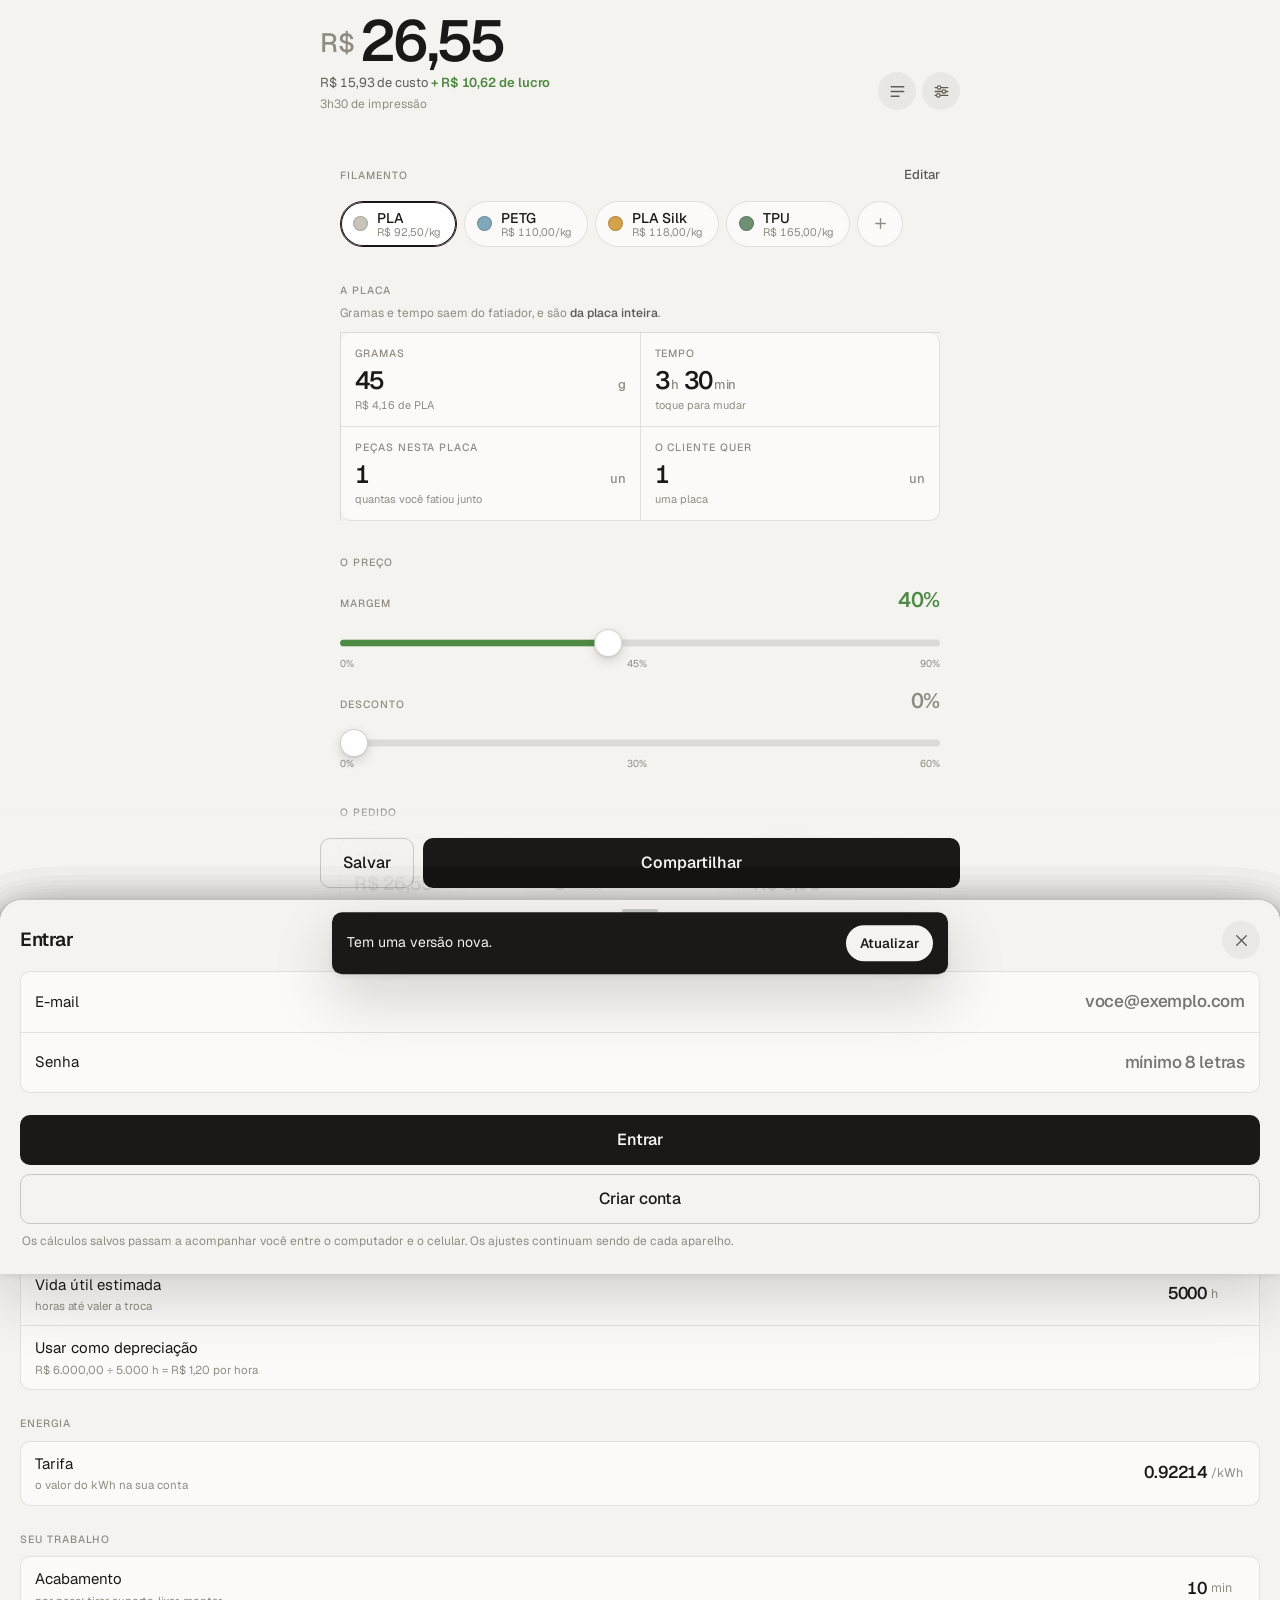
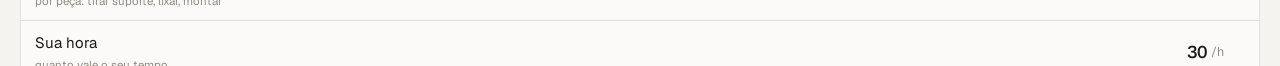
<file: bancada/index.html>
<!doctype html>
<html lang="pt-BR">
<head>
<meta charset="utf-8">
<meta name="viewport" content="width=device-width, initial-scale=1, viewport-fit=cover">
<title>Bancada</title>
<meta name="description" content="O custo real de fabricar uma peça impressa, e o preço que ela precisa ter.">

<link rel="manifest" href="manifest.webmanifest">
<meta name="theme-color" content="#f4f3f0" media="(prefers-color-scheme: light)">
<meta name="theme-color" content="#131211" media="(prefers-color-scheme: dark)">

<meta name="apple-mobile-web-app-capable" content="yes">
<meta name="mobile-web-app-capable" content="yes">
<!-- "default", e não "black-translucent": aquele força relógio e bateria em
     branco, o que some contra o papel claro. Com "default" o iOS tinge a
     faixa com o theme-color abaixo, que segue o tema, e escolhe o contraste
     do texto sozinho. -->
<meta name="apple-mobile-web-app-status-bar-style" content="default">
<meta name="apple-mobile-web-app-title" content="Bancada">
<link rel="apple-touch-icon" href="icones/icone-180.png">
<link rel="icon" href="icones/icone-192.png" sizes="192x192">

<link rel="preload" href="fontes/geist-latin.woff2" as="font" type="font/woff2" crossorigin>
<link rel="stylesheet" href="estilo.css">
</head>
<body>

<!-- ====================================================== cimeira ======= -->
<header class="cimeira" id="cimeira">
  <div class="cimeira-corpo">
    <div>
      <span class="preco" id="preco"><span class="preco-cifra">R$</span>0,00</span>
      <div class="preco-nota" id="precoNota"></div>
      <div class="preco-pedido" id="precoPedido" hidden></div>
    </div>
    <div class="cimeira-acoes">
      <button class="btn btn-icone" id="abrirSalvos" aria-label="Cálculos salvos">
        <svg viewBox="0 0 24 24" fill="none" stroke="currentColor" stroke-width="1.6"
             stroke-linecap="round" stroke-linejoin="round" aria-hidden="true">
          <path d="M4 6h16M4 12h16M4 18h10"/>
        </svg>
      </button>
      <button class="btn btn-icone" id="abrirAjustes" aria-label="Ajustes">
        <svg viewBox="0 0 24 24" fill="none" stroke="currentColor" stroke-width="1.6"
             stroke-linecap="round" aria-hidden="true">
          <path d="M4 7h16M4 12h16M4 17h16"/>
          <circle cx="9" cy="7" r="2.2" fill="var(--campo)"/>
          <circle cx="15" cy="12" r="2.2" fill="var(--campo)"/>
          <circle cx="8" cy="17" r="2.2" fill="var(--campo)"/>
        </svg>
      </button>
    </div>
  </div>
</header>

<main class="folha">

  <!-- =================================================== filamento ====== -->
  <section class="secao" aria-labelledby="tFilamento">
    <div class="secao-titulo">
      <h2 id="tFilamento">Filamento</h2>
      <button class="acao" id="editarFilamentos" type="button">Editar</button>
    </div>
    <div class="trilho" id="trilho" role="listbox" aria-label="Filamento em uso"></div>
  </section>

  <!-- =================================================== a placa ======== -->
  <section class="secao" aria-labelledby="tPlaca">
    <div class="secao-titulo"><h2 id="tPlaca">A placa</h2></div>
    <p class="secao-dica">
      Gramas e tempo saem do fatiador, e são <b>da placa inteira</b>.
    </p>

    <div class="malha">
      <div class="celula">
        <label for="gramas">Gramas</label>
        <div class="celula-valor">
          <input type="number" id="gramas" value="45" min="0" step="1"
                 inputmode="decimal" enterkeyhint="done" autocomplete="off">
          <span class="celula-un">g</span>
        </div>
        <div class="celula-dica" id="dicaGramas"></div>
      </div>

      <div class="celula">
        <label for="tempo">Tempo</label>
        <button type="button" class="celula-botao" id="tempo">3<small>h</small> 30<small>min</small></button>
        <div class="celula-dica">toque para mudar</div>
      </div>

      <div class="celula">
        <label for="naMesa">Peças nesta placa</label>
        <div class="celula-valor">
          <input type="number" id="naMesa" value="1" min="1" step="1"
                 inputmode="numeric" enterkeyhint="done" autocomplete="off">
          <span class="celula-un">un</span>
        </div>
        <div class="celula-dica">quantas você fatiou junto</div>
      </div>

      <div class="celula">
        <label for="pedido">O cliente quer</label>
        <div class="celula-valor">
          <input type="number" id="pedido" value="1" min="1" step="1"
                 inputmode="numeric" enterkeyhint="done" autocomplete="off">
          <span class="celula-un">un</span>
        </div>
        <div class="celula-dica" id="dicaPedido"></div>
      </div>
    </div>
  </section>

  <!-- =================================================== o preço ======== -->
  <section class="secao" aria-labelledby="tPreco">
    <div class="secao-titulo"><h2 id="tPreco">O preço</h2></div>

    <div class="regua" id="reguaMargem">
      <div class="regua-topo">
        <span class="regua-nome">Margem</span>
        <span class="regua-valor num" data-valor>40%</span>
      </div>
      <div class="regua-pista" role="slider" tabindex="0" aria-label="Margem de lucro"
           aria-valuemin="0" aria-valuemax="90" aria-valuenow="40" aria-valuetext="40 por cento">
        <div class="regua-fundo"><div class="regua-cheio" data-cheio></div></div>
        <div class="regua-pino" data-pino></div>
      </div>
      <div class="regua-marcas"><span>0%</span><span>45%</span><span>90%</span></div>
    </div>

    <div class="regua" id="reguaDesconto">
      <div class="regua-topo">
        <span class="regua-nome">Desconto</span>
        <span class="regua-valor num" data-valor>0%</span>
      </div>
      <div class="regua-pista" role="slider" tabindex="0" aria-label="Desconto"
           aria-valuemin="0" aria-valuemax="60" aria-valuenow="0" aria-valuetext="0 por cento">
        <div class="regua-fundo"><div class="regua-cheio" data-cheio></div></div>
        <div class="regua-pino" data-pino></div>
      </div>
      <div class="regua-marcas"><span>0%</span><span>30%</span><span>60%</span></div>
    </div>
  </section>

  <!-- =================================================== o pedido ======= -->
  <section class="secao" aria-labelledby="tPedido">
    <div class="secao-titulo"><h2 id="tPedido">O pedido</h2></div>
    <dl class="painel">
      <div><dt>Total</dt><dd class="num" id="pedTotal">R$ 0,00</dd></div>
      <div><dt>Placas</dt><dd class="num" id="pedPlacas">1</dd></div>
      <div><dt>Lucro/hora</dt><dd class="num" id="pedHora">R$ 0,00</dd></div>
    </dl>
    <div class="aviso" id="avisoPedido" hidden></div>
  </section>

  <!-- =================================================== extrato ======== -->
  <section class="secao" aria-labelledby="tExtrato">
    <div class="secao-titulo">
      <h2 id="tExtrato">De onde vem o preço</h2>
      <span class="rotulo num" id="multiplicador"></span>
    </div>
    <div class="barra" id="barra" aria-hidden="true"></div>
    <div class="extrato" id="extrato"></div>
    <div class="aviso" id="avisoMargem" hidden></div>
    <p class="nota">
      Fora da conta: o tempo de anunciar, fotografar e atender. Se você vende com
      frequência, some isso à margem.
    </p>
  </section>

</main>

<!-- ================================================== ações fixas ======= -->
<div class="acoes-fixas">
  <div class="acoes-corpo">
    <button class="btn btn-vazado" id="salvar" type="button">Salvar</button>
    <button class="btn btn-solido" id="compartilhar" type="button">Compartilhar</button>
  </div>
</div>

<!-- ================================================== gaveta: tempo ===== -->
<div class="cortina" data-cortina="tempo"></div>
<section class="gaveta" data-gaveta="tempo" role="dialog" aria-modal="true" aria-labelledby="tTempo">
  <div class="gaveta-alca" data-alca></div>
  <div class="gaveta-topo">
    <h2 id="tTempo">Tempo de impressão</h2>
    <button class="btn btn-icone" data-fechar aria-label="Fechar">
      <svg viewBox="0 0 24 24" fill="none" stroke="currentColor" stroke-width="1.7"
           stroke-linecap="round" aria-hidden="true"><path d="M6 6l12 12M18 6L6 18"/></svg>
    </button>
  </div>
  <div class="gaveta-corpo">
    <div class="roletas">
      <ul class="roleta" id="roletaH" role="listbox" aria-label="Horas" tabindex="0"></ul>
      <ul class="roleta" id="roletaM" role="listbox" aria-label="Minutos" tabindex="0"></ul>
    </div>
    <p class="nota" style="text-align:center">
      O tempo da placa inteira, como o fatiador mostra.
    </p>
    <button class="btn btn-solido btn-largo" data-fechar type="button" style="margin-top:16px">Pronto</button>
  </div>
</section>

<!-- ================================================== gaveta: filamentos = -->
<div class="cortina" data-cortina="filamentos"></div>
<section class="gaveta" data-gaveta="filamentos" role="dialog" aria-modal="true" aria-labelledby="tFilEd">
  <div class="gaveta-alca" data-alca></div>
  <div class="gaveta-topo">
    <h2 id="tFilEd">Filamentos</h2>
    <button class="btn btn-icone" data-fechar aria-label="Fechar">
      <svg viewBox="0 0 24 24" fill="none" stroke="currentColor" stroke-width="1.7"
           stroke-linecap="round" aria-hidden="true"><path d="M6 6l12 12M18 6L6 18"/></svg>
    </button>
  </div>
  <div class="gaveta-corpo">
    <div class="pilha" id="listaFilamentos"></div>
    <p class="nota">
      O preço é o do quilo fechado, como você compra. O que estiver em uso não
      pode ser removido enquanto for o último da lista.
    </p>
    <button class="btn btn-vazado btn-largo" id="novoFilamento" type="button" style="margin-top:14px">
      Adicionar filamento
    </button>
  </div>
</section>

<!-- ================================================== gaveta: ajustes ==== -->
<div class="cortina" data-cortina="ajustes"></div>
<section class="gaveta" data-gaveta="ajustes" role="dialog" aria-modal="true" aria-labelledby="tAjustes">
  <div class="gaveta-alca" data-alca></div>
  <div class="gaveta-topo">
    <h2 id="tAjustes">Ajustes</h2>
    <button class="btn btn-icone" data-fechar aria-label="Fechar">
      <svg viewBox="0 0 24 24" fill="none" stroke="currentColor" stroke-width="1.7"
           stroke-linecap="round" aria-hidden="true"><path d="M6 6l12 12M18 6L6 18"/></svg>
    </button>
  </div>
  <div class="gaveta-corpo">

    <div class="grupo">
      <h3>Impressora</h3>
      <div class="pilha">
        <label class="item">
          <span class="item-texto"><span class="item-nome">Potência média</span>
            <span class="item-sub">o que ela puxa imprimindo</span></span>
          <input type="number" id="potencia" min="0" step="5" inputmode="decimal">
          <span class="item-un">W</span>
        </label>
        <label class="item">
          <span class="item-texto"><span class="item-nome">Depreciação</span>
            <span class="item-sub" id="subDeprec">a máquina se gastando</span></span>
          <input type="number" id="deprecHora" min="0" step="0.01" inputmode="decimal">
          <span class="item-un">/h</span>
        </label>
        <label class="item">
          <span class="item-texto"><span class="item-nome">Manutenção</span>
            <span class="item-sub">bico, correia, placa de vidro</span></span>
          <input type="number" id="manutHora" min="0" step="0.01" inputmode="decimal">
          <span class="item-un">/h</span>
        </label>
      </div>
      <div class="pilha" style="margin-top:9px">
        <label class="item">
          <span class="item-texto"><span class="item-nome">Custo da impressora</span></span>
          <input type="number" id="valorImpressora" min="0" step="50" inputmode="decimal">
          <span class="item-un">R$</span>
        </label>
        <label class="item">
          <span class="item-texto"><span class="item-nome">Vida útil estimada</span>
            <span class="item-sub" id="subVida"></span></span>
          <input type="number" id="vidaUtil" min="1" step="100" inputmode="decimal">
          <span class="item-un">h</span>
        </label>
        <button class="item item-botao" id="aplicarDeprec" type="button">
          <span class="item-texto"><span class="item-nome">Usar como depreciação</span>
            <span class="item-sub" id="subCalculo"></span></span>
        </button>
      </div>
    </div>

    <div class="grupo">
      <h3>Energia</h3>
      <div class="pilha">
        <label class="item">
          <span class="item-texto"><span class="item-nome">Tarifa</span>
            <span class="item-sub">o valor do kWh na sua conta</span></span>
          <input type="number" id="tarifa" min="0" step="0.001" inputmode="decimal">
          <span class="item-un">/kWh</span>
        </label>
      </div>
    </div>

    <div class="grupo">
      <h3>Seu trabalho</h3>
      <div class="pilha">
        <label class="item">
          <span class="item-texto"><span class="item-nome">Acabamento</span>
            <span class="item-sub">por peça: tirar suporte, lixar, montar</span></span>
          <input type="number" id="acabamento" min="0" step="1" inputmode="decimal">
          <span class="item-un">min</span>
        </label>
        <label class="item">
          <span class="item-texto"><span class="item-nome">Sua hora</span>
            <span class="item-sub">quanto vale o seu tempo</span></span>
          <input type="number" id="valorHora" min="0" step="1" inputmode="decimal">
          <span class="item-un">/h</span>
        </label>
        <label class="item">
          <span class="item-texto"><span class="item-nome">Reserva para falhas</span>
            <span class="item-sub" id="subFalhas"></span></span>
          <input type="number" id="falhas" min="0" max="90" step="1" inputmode="decimal">
          <span class="item-un">%</span>
        </label>
      </div>
    </div>

    <div class="grupo">
      <h3>Vender</h3>
      <div class="pilha">
        <label class="item">
          <span class="item-texto"><span class="item-nome">Embalagem</span>
            <span class="item-sub">caixa, plástico bolha, etiqueta</span></span>
          <input type="number" id="embalagem" min="0" step="0.5" inputmode="decimal">
          <span class="item-un">R$</span>
        </label>
        <label class="item">
          <span class="item-texto"><span class="item-nome">Frete que você paga</span>
            <span class="item-sub">zero se o cliente paga o envio</span></span>
          <input type="number" id="frete" min="0" step="1" inputmode="decimal">
          <span class="item-un">R$</span>
        </label>
        <label class="item">
          <span class="item-texto"><span class="item-nome">Taxa da plataforma</span>
            <span class="item-sub">Shopee, Mercado Livre, Elo7</span></span>
          <input type="number" id="taxaVenda" min="0" max="60" step="1" inputmode="decimal">
          <span class="item-un">%</span>
        </label>
        <label class="item">
          <span class="item-texto"><span class="item-nome">Imposto</span>
            <span class="item-sub">sobre o que entra; deixe zero se não emite</span></span>
          <input type="number" id="imposto" min="0" max="40" step="0.5" inputmode="decimal">
          <span class="item-un">%</span>
        </label>
      </div>
      <p class="nota" id="notaSoma"></p>
    </div>

    <div class="grupo">
      <h3>O aparelho</h3>
      <div class="pilha">
        <button class="item item-botao" id="restaurar" type="button">
          <span class="item-texto"><span class="item-nome">Restaurar padrões</span>
            <span class="item-sub">devolve todo ajuste ao valor de fábrica</span></span>
        </button>
      </div>
      <p class="nota" id="notaVersao"></p>
    </div>

  </div>
</section>

<!-- ================================================== gaveta: salvar ==== -->
<div class="cortina" data-cortina="salvar"></div>
<section class="gaveta" data-gaveta="salvar" role="dialog" aria-modal="true" aria-labelledby="tSalvar">
  <div class="gaveta-alca" data-alca></div>
  <div class="gaveta-topo">
    <h2 id="tSalvar">Salvar cálculo</h2>
    <button class="btn btn-icone" data-fechar aria-label="Fechar">
      <svg viewBox="0 0 24 24" fill="none" stroke="currentColor" stroke-width="1.7"
           stroke-linecap="round" aria-hidden="true"><path d="M6 6l12 12M18 6L6 18"/></svg>
    </button>
  </div>
  <div class="gaveta-corpo">
    <div class="pilha">
      <label class="item">
        <span class="item-texto"><span class="item-nome">Nome</span></span>
        <input type="text" id="nomeSalvar" placeholder="Suporte de fone" maxlength="60"
               autocomplete="off" enterkeyhint="done"
               style="width:200px;text-align:right">
      </label>
    </div>
    <p class="nota" id="resumoSalvar"></p>
    <button class="btn btn-solido btn-largo" id="confirmaSalvar" type="button"
            style="margin-top:14px">Salvar</button>
  </div>
</section>

<!-- ================================================== gaveta: salvos ==== -->
<div class="cortina" data-cortina="salvos"></div>
<section class="gaveta" data-gaveta="salvos" role="dialog" aria-modal="true" aria-labelledby="tSalvos">
  <div class="gaveta-alca" data-alca></div>
  <div class="gaveta-topo">
    <h2 id="tSalvos">Cálculos salvos</h2>
    <button class="btn btn-icone" data-fechar aria-label="Fechar">
      <svg viewBox="0 0 24 24" fill="none" stroke="currentColor" stroke-width="1.7"
           stroke-linecap="round" aria-hidden="true"><path d="M6 6l12 12M18 6L6 18"/></svg>
    </button>
  </div>
  <div class="gaveta-corpo">
    <div class="pilha" style="margin-bottom:16px">
      <button class="item item-botao" id="linhaConta" type="button">
        <span class="item-texto">
          <span class="item-nome" id="contaNome">Só neste aparelho</span>
          <span class="item-sub" id="contaSub">Entre para sincronizar com o celular</span>
        </span>
      </button>
    </div>
    <div class="pilha" id="listaSalvos"></div>
  </div>
</section>

<!-- ================================================== gaveta: conta ===== -->
<div class="cortina" data-cortina="conta"></div>
<section class="gaveta" data-gaveta="conta" role="dialog" aria-modal="true" aria-labelledby="tConta">
  <div class="gaveta-alca" data-alca></div>
  <div class="gaveta-topo">
    <h2 id="tConta">Entrar</h2>
    <button class="btn btn-icone" data-fechar aria-label="Fechar">
      <svg viewBox="0 0 24 24" fill="none" stroke="currentColor" stroke-width="1.7"
           stroke-linecap="round" aria-hidden="true"><path d="M6 6l12 12M18 6L6 18"/></svg>
    </button>
  </div>
  <div class="gaveta-corpo">
    <div class="pilha">
      <label class="item">
        <span class="item-texto"><span class="item-nome">E-mail</span></span>
        <input type="email" id="cEmail" autocomplete="username" inputmode="email"
               placeholder="voce@exemplo.com" style="width:190px;text-align:right">
      </label>
      <label class="item">
        <span class="item-texto"><span class="item-nome">Senha</span></span>
        <input type="password" id="cSenha" autocomplete="current-password"
               placeholder="mínimo 8 letras" style="width:190px;text-align:right">
      </label>
    </div>
    <p class="nota" id="contaAviso"></p>
    <button class="btn btn-solido btn-largo" id="fazEntrar" type="button"
            style="margin-top:14px">Entrar</button>
    <button class="btn btn-vazado btn-largo" id="fazCriar" type="button"
            style="margin-top:9px">Criar conta</button>
    <p class="nota">
      Os cálculos salvos passam a acompanhar você entre o computador e o
      celular. Os ajustes continuam sendo de cada aparelho.
    </p>
  </div>
</section>

<!-- ================================================== tarja ============= -->
<div class="tarja" id="tarja" role="status">
  <span>Tem uma versão nova.</span>
  <button type="button" id="recarregar">Atualizar</button>
</div>

<script src="config.js"></script>
<script src="app.js"></script>
</body>
</html>
</file>
<file: bancada/estilo.css>
@charset "utf-8";

/* ==========================================================================
   Bancada — sistema visual

   Três decisões governam tudo aqui:

   1. A interface é monocromática. Cor só aparece onde ela carrega
      informação: a composição do preço e a saúde da margem. Botão, campo
      e cabeçalho são tinta sobre papel. Isso é o oposto do app genérico,
      que pinta o cromo e deixa o dado cinza.

   2. Não existe cartão. Densidade de instrumento se faz com fio de 1px e
      alinhamento, não com caixa flutuante e sombra.

   3. Todo número é tabular. Valor que muda enquanto o dedo arrasta não
      pode dançar de largura.
   ========================================================================== */

@font-face {
  font-family: "Geist";
  font-style: normal;
  font-weight: 400 700;
  font-display: swap;
  src: url("fontes/geist-latin.woff2") format("woff2");
  unicode-range: U+0000-00FF, U+0131, U+0152-0153, U+02BB-02BC, U+02C6, U+02DA,
                 U+02DC, U+0304, U+0308, U+0329, U+2000-206F, U+20AC, U+2122,
                 U+2191, U+2193, U+2212, U+2215, U+FEFF, U+FFFD;
}

@font-face {
  font-family: "Geist";
  font-style: normal;
  font-weight: 400 700;
  font-display: swap;
  src: url("fontes/geist-latin-ext.woff2") format("woff2");
  unicode-range: U+0100-02BA, U+02BD-02C5, U+02C7-02CC, U+02CE-02D7, U+02DD-02FF,
                 U+0304, U+0308, U+0329, U+1D00-1DBF, U+1E00-1E9F, U+1EF2-1EFF,
                 U+2020, U+20A0-20AB, U+20AD-20C0, U+2113, U+2C60-2C7F, U+A720-A7FF;
}

/* ---------------------------------------------------------------- tokens -- */

:root {
  /* Grafite quente. Preto puro e branco puro matam a profundidade, então
     nenhum dos dois aparece. */
  --papel:      #f4f3f0;
  --campo:      #fbfaf8;
  --campo-alto: #ffffff;
  --tinta:      #1a1917;
  --tinta-2:    #605c55;
  --tinta-3:    #918c83;
  --linha:      rgb(26 25 23 / .11);
  --linha-forte:rgb(26 25 23 / .20);
  --toque:      rgb(26 25 23 / .05);
  --vidro:      rgb(244 243 240 / .72);
  --sombra:     0 1px 2px rgb(26 25 23 / .05), 0 8px 28px rgb(26 25 23 / .07);
  --sombra-alta:0 2px 6px rgb(26 25 23 / .08), 0 24px 60px rgb(26 25 23 / .18);

  /* As sete faixas da composição do preço. Sequência quente-para-fria,
     dessaturada de propósito: é um gráfico, não um arco-íris. O lucro é a
     própria tinta, porque é o que você está aqui para ver. */
  --f-filamento:  #bf6a3d;
  --f-energia:    #7d8d4e;
  --f-maquina:    #4e7984;
  --f-acabamento: #5b6aa6;
  --f-risco:      #9a5671;
  --f-taxa:       #8a857f;
  --f-lucro:      var(--tinta);

  /* Rampa de saúde: vermelho a verde. Usada na margem, no desconto e no
     aviso de lucro. */
  --rampa-0: #b4442f;
  --rampa-1: #c07a2a;
  --rampa-2: #8a8a33;
  --rampa-3: #4f8a45;

  --r-campo: 10px;
  --r-folha: 22px;
  --r-pilula: 999px;

  /* Curvas fortes. As nativas do CSS são fracas demais para parecerem
     decididas. A de gaveta veio do Ionic e é a que o iOS usa. */
  --saida:   cubic-bezier(.23, 1, .32, 1);
  --entrada: cubic-bezier(.77, 0, .175, 1);
  --gaveta:  cubic-bezier(.32, .72, 0, 1);

  --seguro-topo: env(safe-area-inset-top, 0px);
  --seguro-base: env(safe-area-inset-bottom, 0px);

  color-scheme: light dark;
}

@media (prefers-color-scheme: dark) {
  :root {
    --papel:      #131211;
    --campo:      #1c1b19;
    --campo-alto: #232220;
    --tinta:      #f3f1ec;
    --tinta-2:    #a09b93;
    --tinta-3:    #726d66;
    --linha:      rgb(255 255 255 / .10);
    --linha-forte:rgb(255 255 255 / .18);
    --toque:      rgb(255 255 255 / .06);
    --vidro:      rgb(19 18 17 / .72);
    --sombra:     0 1px 2px rgb(0 0 0 / .40), 0 8px 28px rgb(0 0 0 / .30);
    --sombra-alta:0 2px 6px rgb(0 0 0 / .45), 0 24px 60px rgb(0 0 0 / .55);

    --f-filamento:  #d98a5c;
    --f-energia:    #9db06a;
    --f-maquina:    #6fa0ac;
    --f-acabamento: #8290c9;
    --f-risco:      #c07b94;
    --f-taxa:       #9d978f;

    --rampa-0: #e0644c;
    --rampa-1: #e0a04a;
    --rampa-2: #b3b356;
    --rampa-3: #6fb063;
  }
}

/* --------------------------------------------------------------- alicerce -- */

* { box-sizing: border-box; }

html {
  -webkit-text-size-adjust: 100%;
  background: var(--papel);
  /* "manipulation" mata o zoom do toque duplo, que é a coisa que mais
     denuncia uma página fingindo de app, e mantém rolagem e pinça. A pinça
     fica de propósito: quem precisa ampliar para enxergar não pode ser
     impedido por gosto meu de acabamento. */
  touch-action: manipulation;
  overscroll-behavior: none;
}

body {
  margin: 0;
  font-family: "Geist", system-ui, -apple-system, sans-serif;
  font-size: 16px;
  line-height: 1.5;
  color: var(--tinta);
  background: var(--papel);
  -webkit-font-smoothing: antialiased;
  text-rendering: optimizeLegibility;
  overscroll-behavior: none;
  touch-action: manipulation;
  /* Nada de seleção acidental de texto no meio de um arrasto, e nada do
     menu de copiar/consultar no toque longo: app não faz isso. */
  -webkit-user-select: none;
  user-select: none;
  -webkit-touch-callout: none;
  -webkit-tap-highlight-color: transparent;
}

/* Campo de texto é a exceção: ali selecionar e colar tem que funcionar. */
input, textarea {
  -webkit-user-select: text;
  user-select: text;
  -webkit-touch-callout: default;
}

input, button, select, textarea {
  font: inherit;
  color: inherit;
  margin: 0;
}

/* Todo número da interface é tabular e com tracking fechado. */
.num {
  font-variant-numeric: tabular-nums;
  font-feature-settings: "tnum" 1, "cv01" 1;
  letter-spacing: -.01em;
}

.rotulo {
  font-size: 10.5px;
  font-weight: 500;
  letter-spacing: .09em;
  text-transform: uppercase;
  color: var(--tinta-3);
}

.fraco { color: var(--tinta-2); }

/* Anel de foco visível só para quem navega por teclado. */
:focus-visible {
  outline: 2px solid var(--tinta);
  outline-offset: 2px;
  border-radius: 4px;
}

/* ------------------------------------------------------------------ folha -- */

.folha {
  max-width: 640px;
  margin: 0 auto;
  padding: 0 20px calc(120px + var(--seguro-base));
}

/* ---------------------------------------------------------------- cimeira --
   Barra translúcida com o preço. O conteúdo passa por baixo dela. No lugar
   de uma borda dura, uma máscara desfaz o encontro. */

.cimeira {
  position: sticky;
  top: 0;
  z-index: 20;
  padding: calc(var(--seguro-topo) + 14px) 20px 14px;
  background: var(--vidro);
  backdrop-filter: blur(24px) saturate(180%);
  -webkit-backdrop-filter: blur(24px) saturate(180%);
  transition: box-shadow 220ms var(--saida);
}

.cimeira::after {
  content: "";
  position: absolute;
  inset: auto 0 -18px 0;
  height: 18px;
  pointer-events: none;
  background: linear-gradient(var(--papel), transparent);
  opacity: 0;
  transition: opacity 220ms var(--saida);
}

.cimeira[data-rolado="sim"]::after { opacity: 1; }

.cimeira-corpo {
  max-width: 640px;
  margin: 0 auto;
  display: flex;
  align-items: flex-end;
  justify-content: space-between;
  gap: 16px;
}

.preco {
  font-size: clamp(2.6rem, 13vw, 3.6rem);
  font-weight: 560;
  line-height: .92;
  /* Tracking negativo cresce com o tamanho: letra grande lê espaçada. */
  letter-spacing: -.045em;
  font-variant-numeric: tabular-nums;
  display: block;
}

.preco-cifra {
  font-size: .46em;
  font-weight: 500;
  letter-spacing: 0;
  color: var(--tinta-3);
  margin-right: .18em;
  vertical-align: .34em;
}

/* A conta que explica o número grande: o que sai e o que fica. Sem ela o
   preço é um número que apareceu do nada. */
.preco-nota {
  margin-top: 6px;
  font-size: 13px;
  color: var(--tinta-2);
  font-variant-numeric: tabular-nums;
  letter-spacing: -.005em;
}

.preco-nota b { font-weight: 560; color: var(--tinta); }

/* A parte que sobra para você ganha cor e peso: é ela que se procura. */
.preco-lucro { font-weight: 600; }

.preco-pedido {
  margin-top: 3px;
  font-size: 12px;
  color: var(--tinta-3);
  font-variant-numeric: tabular-nums;
}

.secao-dica {
  margin: -4px 0 10px;
  font-size: 12px;
  line-height: 1.45;
  color: var(--tinta-3);
}

.secao-dica b { font-weight: 540; color: var(--tinta-2); }

.cimeira-acoes { display: flex; gap: 6px; padding-bottom: 3px; }

/* ------------------------------------------------------------------ botão -- */

.btn {
  -webkit-appearance: none;
  appearance: none;
  border: 0;
  background: transparent;
  padding: 0;
  cursor: pointer;
  touch-action: manipulation;
  transition: transform 140ms var(--saida), background-color 140ms var(--saida),
              opacity 140ms var(--saida);
}

/* A resposta vive no toque, não na soltura. */
.btn:active { transform: scale(.96); }

.btn-icone {
  width: 38px;
  height: 38px;
  border-radius: var(--r-pilula);
  display: grid;
  place-items: center;
  color: var(--tinta-2);
  background: var(--toque);
}

.btn-icone:active { background: var(--linha); }
.btn-icone svg { width: 19px; height: 19px; display: block; }

.btn-solido {
  height: 50px;
  padding: 0 22px;
  border-radius: var(--r-campo);
  background: var(--tinta);
  color: var(--papel);
  font-size: 16px;
  font-weight: 560;
  display: inline-grid;
  place-items: center;
}

.btn-vazado {
  height: 50px;
  padding: 0 22px;
  border-radius: var(--r-campo);
  border: 1px solid var(--linha-forte);
  font-size: 16px;
  font-weight: 500;
  display: inline-grid;
  place-items: center;
}

.btn-vazado:active { background: var(--toque); }

.btn-largo { width: 100%; }

/* ------------------------------------------------------------------ seção -- */

.secao { margin-top: 34px; }

.secao-titulo {
  display: flex;
  align-items: baseline;
  justify-content: space-between;
  gap: 12px;
  margin-bottom: 10px;
}

.secao-titulo h2 {
  margin: 0;
  font-size: 10.5px;
  font-weight: 500;
  letter-spacing: .09em;
  text-transform: uppercase;
  color: var(--tinta-3);
}

.secao-titulo .acao {
  font-size: 13px;
  font-weight: 500;
  color: var(--tinta-2);
  background: none;
  border: 0;
  padding: 4px 0;
  cursor: pointer;
  touch-action: manipulation;
}

.secao-titulo .acao:active { opacity: .5; }

/* ------------------------------------------------------------- filamentos --
   Trilho horizontal com encaixe. Trocar de material é um toque, não uma
   edição de campo. */

.trilho {
  display: flex;
  gap: 7px;
  overflow-x: auto;
  scroll-snap-type: x proximity;
  padding: 2px 20px 2px 0;
  margin: 0 -20px 0 0;
  scrollbar-width: none;
}

.trilho::-webkit-scrollbar { display: none; }

.fita {
  flex: 0 0 auto;
  scroll-snap-align: start;
  height: 46px;
  padding: 0 15px 0 12px;
  border-radius: var(--r-pilula);
  border: 1px solid var(--linha);
  background: var(--campo);
  display: flex;
  align-items: center;
  gap: 9px;
  cursor: pointer;
  touch-action: manipulation;
  transition: transform 140ms var(--saida), border-color 140ms var(--saida),
              background-color 140ms var(--saida);
}

.fita:active { transform: scale(.97); }

.fita[aria-selected="true"] {
  border-color: var(--tinta);
  background: var(--campo-alto);
  box-shadow: inset 0 0 0 1px var(--tinta);
}

.fita-gota {
  width: 15px;
  height: 15px;
  border-radius: var(--r-pilula);
  flex: 0 0 auto;
  box-shadow: inset 0 0 0 1px rgb(0 0 0 / .16);
}

.fita-texto { display: flex; flex-direction: column; align-items: flex-start; line-height: 1.15; }
.fita-nome { font-size: 14px; font-weight: 500; }
.fita-preco { font-size: 11px; color: var(--tinta-3); font-variant-numeric: tabular-nums; }

.fita-mais {
  width: 46px;
  padding: 0;
  justify-content: center;
  color: var(--tinta-3);
}

/* ------------------------------------------------------------------ malha --
   As quatro entradas diárias. Fio de 1px separando, sem caixa. */

.malha {
  display: grid;
  grid-template-columns: 1fr 1fr;
  border-top: 1px solid var(--linha);
  border-left: 1px solid var(--linha);
}

.celula {
  border-right: 1px solid var(--linha);
  border-bottom: 1px solid var(--linha);
  padding: 13px 14px 12px;
  min-width: 0;
  position: relative;
  background: var(--campo);
  transition: background-color 140ms var(--saida);
}

.celula:first-child { border-top-left-radius: var(--r-campo); }
.celula:nth-child(2) { border-top-right-radius: var(--r-campo); }
.celula:nth-last-child(2) { border-bottom-left-radius: var(--r-campo); }
.celula:last-child { border-bottom-right-radius: var(--r-campo); }

.celula:focus-within { background: var(--campo-alto); }

.celula label {
  display: block;
  font-size: 10.5px;
  font-weight: 500;
  letter-spacing: .09em;
  text-transform: uppercase;
  color: var(--tinta-3);
  margin-bottom: 5px;
}

.celula-valor {
  display: flex;
  align-items: baseline;
  gap: 4px;
}

/* O campo numérico não parece um campo. Parece o número. */
.celula input {
  -webkit-appearance: none;
  appearance: none;
  border: 0;
  background: none;
  padding: 0;
  width: 100%;
  min-width: 0;
  font-size: 25px;
  font-weight: 540;
  letter-spacing: -.025em;
  font-variant-numeric: tabular-nums;
  line-height: 1.1;
}

.celula input::-webkit-outer-spin-button,
.celula input::-webkit-inner-spin-button { -webkit-appearance: none; margin: 0; }
.celula input[type="number"] { -moz-appearance: textfield; }
.celula input:focus { outline: none; }

.celula-un {
  font-size: 13px;
  font-weight: 500;
  color: var(--tinta-3);
  flex: 0 0 auto;
}

/* Botão que abre a roleta. Veste-se de célula. */
.celula-botao {
  display: block;
  width: 100%;
  text-align: left;
  border: 0;
  background: none;
  padding: 0;
  cursor: pointer;
  touch-action: manipulation;
  font-size: 25px;
  font-weight: 540;
  letter-spacing: -.025em;
  font-variant-numeric: tabular-nums;
  line-height: 1.1;
}

.celula-botao:active { opacity: .45; }
.celula-botao small { font-size: 13px; font-weight: 500; color: var(--tinta-3); margin-left: 2px; }

.celula-dica {
  font-size: 11px;
  color: var(--tinta-3);
  margin-top: 3px;
  font-variant-numeric: tabular-nums;
  min-height: 1em;
}

/* ------------------------------------------------------------------ régua --
   Arrasto 1:1, resistência progressiva na borda, assentamento por mola.
   A cor do traço e do número segue a saúde do valor. */

.regua { margin-top: 14px; }

.regua-topo {
  display: flex;
  align-items: baseline;
  justify-content: space-between;
  margin-bottom: 7px;
}

.regua-nome {
  font-size: 10.5px;
  font-weight: 500;
  letter-spacing: .09em;
  text-transform: uppercase;
  color: var(--tinta-3);
}

.regua-valor {
  font-size: 21px;
  font-weight: 560;
  letter-spacing: -.02em;
  font-variant-numeric: tabular-nums;
  transition: color 220ms var(--saida);
}

.regua-pista {
  position: relative;
  height: 40px;
  display: flex;
  align-items: center;
  cursor: grab;
  touch-action: none;
}

.regua-pista:active { cursor: grabbing; }

.regua-fundo {
  position: absolute;
  inset: 50% 0 auto 0;
  transform: translateY(-50%);
  height: 7px;
  border-radius: var(--r-pilula);
  background: var(--linha);
  overflow: hidden;
}

.regua-cheio {
  position: absolute;
  inset: 0 auto 0 0;
  border-radius: var(--r-pilula);
  background: var(--tinta-3);
  will-change: width;
}

.regua-pino {
  position: absolute;
  top: 50%;
  left: 0;
  width: 28px;
  height: 28px;
  margin: -14px 0 0 -14px;
  border-radius: var(--r-pilula);
  background: var(--campo-alto);
  box-shadow: 0 1px 2px rgb(0 0 0 / .10), 0 4px 12px rgb(0 0 0 / .14),
              inset 0 0 0 1px var(--linha-forte);
  will-change: transform;
  transition: box-shadow 140ms var(--saida);
}

.regua-pista[data-arrastando="sim"] .regua-pino {
  box-shadow: 0 1px 2px rgb(0 0 0 / .12), 0 8px 22px rgb(0 0 0 / .22),
              inset 0 0 0 1px var(--linha-forte);
}

/* Em fluxo, não absolutas: soltas, elas se ancoravam no viewport e
   flutuavam por cima do resto da página. */
.regua-marcas {
  display: flex;
  justify-content: space-between;
  margin-top: -7px;
  font-size: 10px;
  color: var(--tinta-3);
  font-variant-numeric: tabular-nums;
  pointer-events: none;
}

/* ------------------------------------------------------------------ barra --
   Composição do preço numa faixa só. Sete segmentos, um por linha do
   relatório. É o resumo que se lê num relance. */

.barra {
  display: flex;
  height: 10px;
  border-radius: 3px;
  overflow: hidden;
  gap: 1.5px;
  margin-bottom: 14px;
}

.barra-parte {
  min-width: 0;
  transition: flex-basis 260ms var(--saida);
  border-radius: 1.5px;
}

/* --------------------------------------------------------------- extrato --
   Cada linha soma na de baixo. Sem multiplicador mágico. */

.extrato { border-top: 1px solid var(--linha); }

.linha {
  display: grid;
  grid-template-columns: 3px 1fr auto;
  gap: 11px;
  align-items: baseline;
  padding: 10px 0;
  border-bottom: 1px solid var(--linha);
}

.linha-tinta { border-radius: 2px; align-self: stretch; margin: 2px 0; }

.linha-nome { font-size: 14.5px; min-width: 0; }
.linha-sub { display: block; font-size: 11.5px; color: var(--tinta-3); margin-top: 1px; }

.linha-valor {
  font-size: 15px;
  font-weight: 500;
  font-variant-numeric: tabular-nums;
  letter-spacing: -.01em;
  white-space: nowrap;
}

.linha[data-peso="soma"] { border-bottom-width: 0; }

.linha[data-peso="soma"] .linha-nome,
.linha[data-peso="soma"] .linha-valor { font-weight: 600; }

.linha[data-peso="total"] {
  border-top: 1px solid var(--linha-forte);
  border-bottom: 0;
  padding-top: 13px;
  margin-top: -1px;
}

.linha[data-peso="total"] .linha-nome { font-size: 16px; font-weight: 600; }
.linha[data-peso="total"] .linha-valor { font-size: 21px; font-weight: 600; letter-spacing: -.02em; }

.linha[data-sinal="menos"] .linha-valor { color: var(--tinta-2); }

/* ------------------------------------------------------------------ aviso -- */

.aviso {
  margin-top: 14px;
  padding: 12px 14px;
  border-radius: var(--r-campo);
  border: 1px solid var(--linha);
  font-size: 13px;
  line-height: 1.45;
  color: var(--tinta-2);
  background: var(--campo);
}

.aviso[data-tom="alerta"] {
  border-color: color-mix(in srgb, var(--rampa-0) 40%, transparent);
  background: color-mix(in srgb, var(--rampa-0) 7%, var(--campo));
  color: var(--tinta);
}

.aviso b { font-weight: 560; color: var(--tinta); }

/* ----------------------------------------------------------------- painel --
   Os números que o pedido produz. Três medidas, sem caixa. */

.painel {
  display: grid;
  grid-template-columns: repeat(3, 1fr);
  gap: 1px;
  background: var(--linha);
  border: 1px solid var(--linha);
  border-radius: var(--r-campo);
  overflow: hidden;
}

.painel div {
  background: var(--campo);
  padding: 12px 13px;
}

.painel dt {
  font-size: 10.5px;
  font-weight: 500;
  letter-spacing: .09em;
  text-transform: uppercase;
  color: var(--tinta-3);
  margin-bottom: 4px;
}

.painel dd {
  margin: 0;
  font-size: 19px;
  font-weight: 560;
  letter-spacing: -.02em;
  font-variant-numeric: tabular-nums;
}

.painel dd small { font-size: 12px; font-weight: 500; color: var(--tinta-3); }

/* ------------------------------------------------------------------ gaveta --
   Entra e sai pelo mesmo caminho. Arrastável, com desistência por
   velocidade, não por distância. */

.cortina {
  position: fixed;
  inset: 0;
  z-index: 40;
  background: rgb(0 0 0 / .34);
  backdrop-filter: blur(2px);
  -webkit-backdrop-filter: blur(2px);
  opacity: 0;
  pointer-events: none;
  transition: opacity 320ms var(--gaveta);
}

.cortina[data-aberta="sim"] { opacity: 1; pointer-events: auto; }

.gaveta {
  position: fixed;
  left: 0;
  right: 0;
  bottom: 0;
  z-index: 41;
  max-height: 92dvh;
  display: flex;
  flex-direction: column;
  background: var(--papel);
  border-radius: var(--r-folha) var(--r-folha) 0 0;
  box-shadow: var(--sombra-alta);
  transform: translate3d(0, 100%, 0);
  transition: transform 420ms var(--gaveta);
  will-change: transform;
  touch-action: none;
}

.gaveta[data-aberta="sim"] { transform: translate3d(0, 0, 0); }
.gaveta[data-arrastando="sim"] { transition: none; }

.gaveta-alca {
  flex: 0 0 auto;
  padding: 9px 0 4px;
  display: grid;
  place-items: center;
  cursor: grab;
}

.gaveta-alca::before {
  content: "";
  width: 36px;
  height: 4px;
  border-radius: var(--r-pilula);
  background: var(--linha-forte);
}

.gaveta-topo {
  flex: 0 0 auto;
  display: flex;
  align-items: center;
  justify-content: space-between;
  gap: 12px;
  padding: 4px 20px 12px;
}

.gaveta-topo h2 {
  margin: 0;
  font-size: 19px;
  font-weight: 600;
  letter-spacing: -.02em;
}

.gaveta-corpo {
  flex: 1 1 auto;
  overflow-y: auto;
  -webkit-overflow-scrolling: touch;
  overscroll-behavior: contain;
  touch-action: pan-y;
  padding: 0 20px calc(24px + var(--seguro-base));
}

/* ------------------------------------------------------------- ajustes --
   Campos que se configuram uma vez. Densos, alinhados à direita. */

.grupo { margin-top: 26px; }
.grupo:first-child { margin-top: 4px; }

.grupo > h3 {
  margin: 0 0 9px;
  font-size: 10.5px;
  font-weight: 500;
  letter-spacing: .09em;
  text-transform: uppercase;
  color: var(--tinta-3);
}

.pilha {
  border: 1px solid var(--linha);
  border-radius: var(--r-campo);
  overflow: hidden;
  background: var(--campo);
}

.item {
  display: flex;
  align-items: center;
  gap: 12px;
  padding: 11px 14px;
  border-bottom: 1px solid var(--linha);
  min-height: 52px;
}

.pilha .item:last-child { border-bottom: 0; }

.item-texto { flex: 1 1 auto; min-width: 0; }
.item-nome { font-size: 15px; display: block; }
.item-sub { font-size: 11.5px; color: var(--tinta-3); display: block; margin-top: 1px; }

/* Todos os tipos, e nunca abaixo de 16px: o iOS dá zoom sozinho ao focar um
   campo com letra menor que isso, e a tela inteira salta. */
.item input[type="number"],
.item input[type="text"],
.item input[type="email"],
.item input[type="password"] {
  -webkit-appearance: none;
  appearance: none;
  border: 0;
  background: none;
  padding: 6px 0;
  width: 108px;
  flex: 0 0 auto;
  text-align: right;
  font-size: 17px;
  font-weight: 540;
  font-variant-numeric: tabular-nums;
  letter-spacing: -.01em;
}

.item input:focus { outline: none; }
.item input::-webkit-outer-spin-button,
.item input::-webkit-inner-spin-button { -webkit-appearance: none; margin: 0; }
.item input[type="number"] { -moz-appearance: textfield; }

.item-un {
  font-size: 12.5px;
  color: var(--tinta-3);
  flex: 0 0 auto;
  width: 34px;
  text-align: left;
  margin-left: -8px;
}

.item-botao { cursor: pointer; touch-action: manipulation; text-align: left; width: 100%; border: 0; background: none; }
.item-botao:active { background: var(--toque); }

.nota {
  font-size: 12px;
  line-height: 1.5;
  color: var(--tinta-3);
  margin: 8px 2px 0;
}

/* ------------------------------------------------------------------ roleta --
   Rolagem com encaixe nativo, projeção de inércia e assentamento. O que
   marca o valor é a faixa fixa no centro, não o item destacado. */

.roletas {
  position: relative;
  display: flex;
  justify-content: center;
  gap: 6px;
  height: 210px;
  margin: 6px 0 20px;
}

.roletas::before {
  content: "";
  position: absolute;
  inset: 50% 8px auto;
  height: 44px;
  transform: translateY(-50%);
  border-radius: var(--r-campo);
  background: var(--toque);
  pointer-events: none;
}

/* A névoa nas pontas dá profundidade ao cilindro sem desenhar cilindro. */
.roletas::after {
  content: "";
  position: absolute;
  inset: 0;
  pointer-events: none;
  background: linear-gradient(var(--papel) 6%, transparent 36%, transparent 64%, var(--papel) 94%);
}

.roleta {
  width: 96px;
  height: 100%;
  overflow-y: auto;
  scroll-snap-type: y mandatory;
  scrollbar-width: none;
  -webkit-overflow-scrolling: touch;
  overscroll-behavior: contain;
  text-align: center;
}

.roleta::-webkit-scrollbar { display: none; }

.roleta li {
  height: 44px;
  scroll-snap-align: center;
  display: grid;
  place-items: center;
  font-size: 25px;
  font-weight: 500;
  font-variant-numeric: tabular-nums;
  letter-spacing: -.02em;
  color: var(--tinta-3);
  cursor: pointer;
  transition: color 160ms var(--saida), transform 160ms var(--saida);
}

.roleta li:active { transform: scale(.9); }

@media (hover: hover) and (pointer: fine) {
  .roleta li:hover { color: var(--tinta-2); }
}

.roleta li[aria-selected="true"] {
  color: var(--tinta);
  font-weight: 600;
}

.roleta ul { list-style: none; margin: 0; padding: 83px 0; }

.roleta-un {
  position: absolute;
  top: 50%;
  transform: translateY(-50%);
  font-size: 12.5px;
  color: var(--tinta-3);
  pointer-events: none;
}

/* ------------------------------------------------------------------ lista -- */

.vazio {
  padding: 34px 20px;
  text-align: center;
  font-size: 13.5px;
  line-height: 1.5;
  color: var(--tinta-3);
}

.vazio b { display: block; font-size: 15px; font-weight: 540; color: var(--tinta-2); margin-bottom: 5px; }

/* ---------------------------------------------------------------- rodapé -- */

.acoes-fixas {
  position: fixed;
  left: 0;
  right: 0;
  bottom: 0;
  z-index: 19;
  padding: 12px 20px calc(12px + var(--seguro-base));
  display: flex;
  gap: 9px;
  background: var(--vidro);
  backdrop-filter: blur(24px) saturate(180%);
  -webkit-backdrop-filter: blur(24px) saturate(180%);
}

.acoes-fixas::before {
  content: "";
  position: absolute;
  inset: -18px 0 auto 0;
  height: 18px;
  pointer-events: none;
  background: linear-gradient(transparent, var(--papel));
}

.acoes-corpo {
  max-width: 640px;
  margin: 0 auto;
  width: 100%;
  display: flex;
  gap: 9px;
}

.acoes-corpo .btn-solido { flex: 1 1 auto; }

/* ---------------------------------------------------------------- tarja -- */

.tarja {
  position: fixed;
  left: 12px;
  right: 12px;
  bottom: calc(12px + var(--seguro-base));
  z-index: 50;
  padding: 13px 15px;
  border-radius: var(--r-campo);
  background: var(--tinta);
  color: var(--papel);
  box-shadow: var(--sombra-alta);
  display: flex;
  align-items: center;
  gap: 12px;
  font-size: 14px;
  max-width: 616px;
  margin: 0 auto;
  transform: translate3d(0, calc(100% + 24px), 0);
  transition: transform 420ms var(--gaveta);
}

.tarja[data-aberta="sim"] { transform: translate3d(0, 0, 0); }
.tarja button {
  margin-left: auto;
  flex: 0 0 auto;
  border: 0;
  background: var(--papel);
  color: var(--tinta);
  font-size: 13.5px;
  font-weight: 560;
  padding: 8px 14px;
  border-radius: var(--r-pilula);
  cursor: pointer;
  touch-action: manipulation;
}

.tarja button:active { transform: scale(.96); }

/* ------------------------------------------------------------ preferências -- */

@media (hover: hover) and (pointer: fine) {
  .btn-icone:hover { background: var(--linha); }
  .fita:hover { border-color: var(--linha-forte); }
  .item-botao:hover { background: var(--toque); }
  .secao-titulo .acao:hover { color: var(--tinta); }
}

@media (prefers-reduced-transparency: reduce) {
  .cimeira, .acoes-fixas { background: var(--papel); backdrop-filter: none; -webkit-backdrop-filter: none; }
  .cortina { backdrop-filter: none; -webkit-backdrop-filter: none; background: rgb(0 0 0 / .5); }
}

/* Movimento reduzido não é movimento zero: o que informa continua, o que
   desloca some. */
@media (prefers-reduced-motion: reduce) {
  * { animation-duration: .01ms !important; animation-iteration-count: 1 !important; }
  .gaveta { transition: opacity 200ms ease; transform: none; opacity: 0; pointer-events: none; }
  .gaveta[data-aberta="sim"] { opacity: 1; pointer-events: auto; }
  .tarja { transition: opacity 200ms ease; transform: none; opacity: 0; }
  .tarja[data-aberta="sim"] { opacity: 1; }
  .btn:active, .fita:active, .tarja button:active { transform: none; }
  .roleta { scroll-behavior: auto; }
}

@media (prefers-contrast: more) {
  :root { --linha: rgb(26 25 23 / .3); --linha-forte: rgb(26 25 23 / .55); --tinta-3: #6b675f; }
  @media (prefers-color-scheme: dark) {
    :root { --linha: rgb(255 255 255 / .3); --linha-forte: rgb(255 255 255 / .55); --tinta-3: #98938b; }
  }
}
</file>
